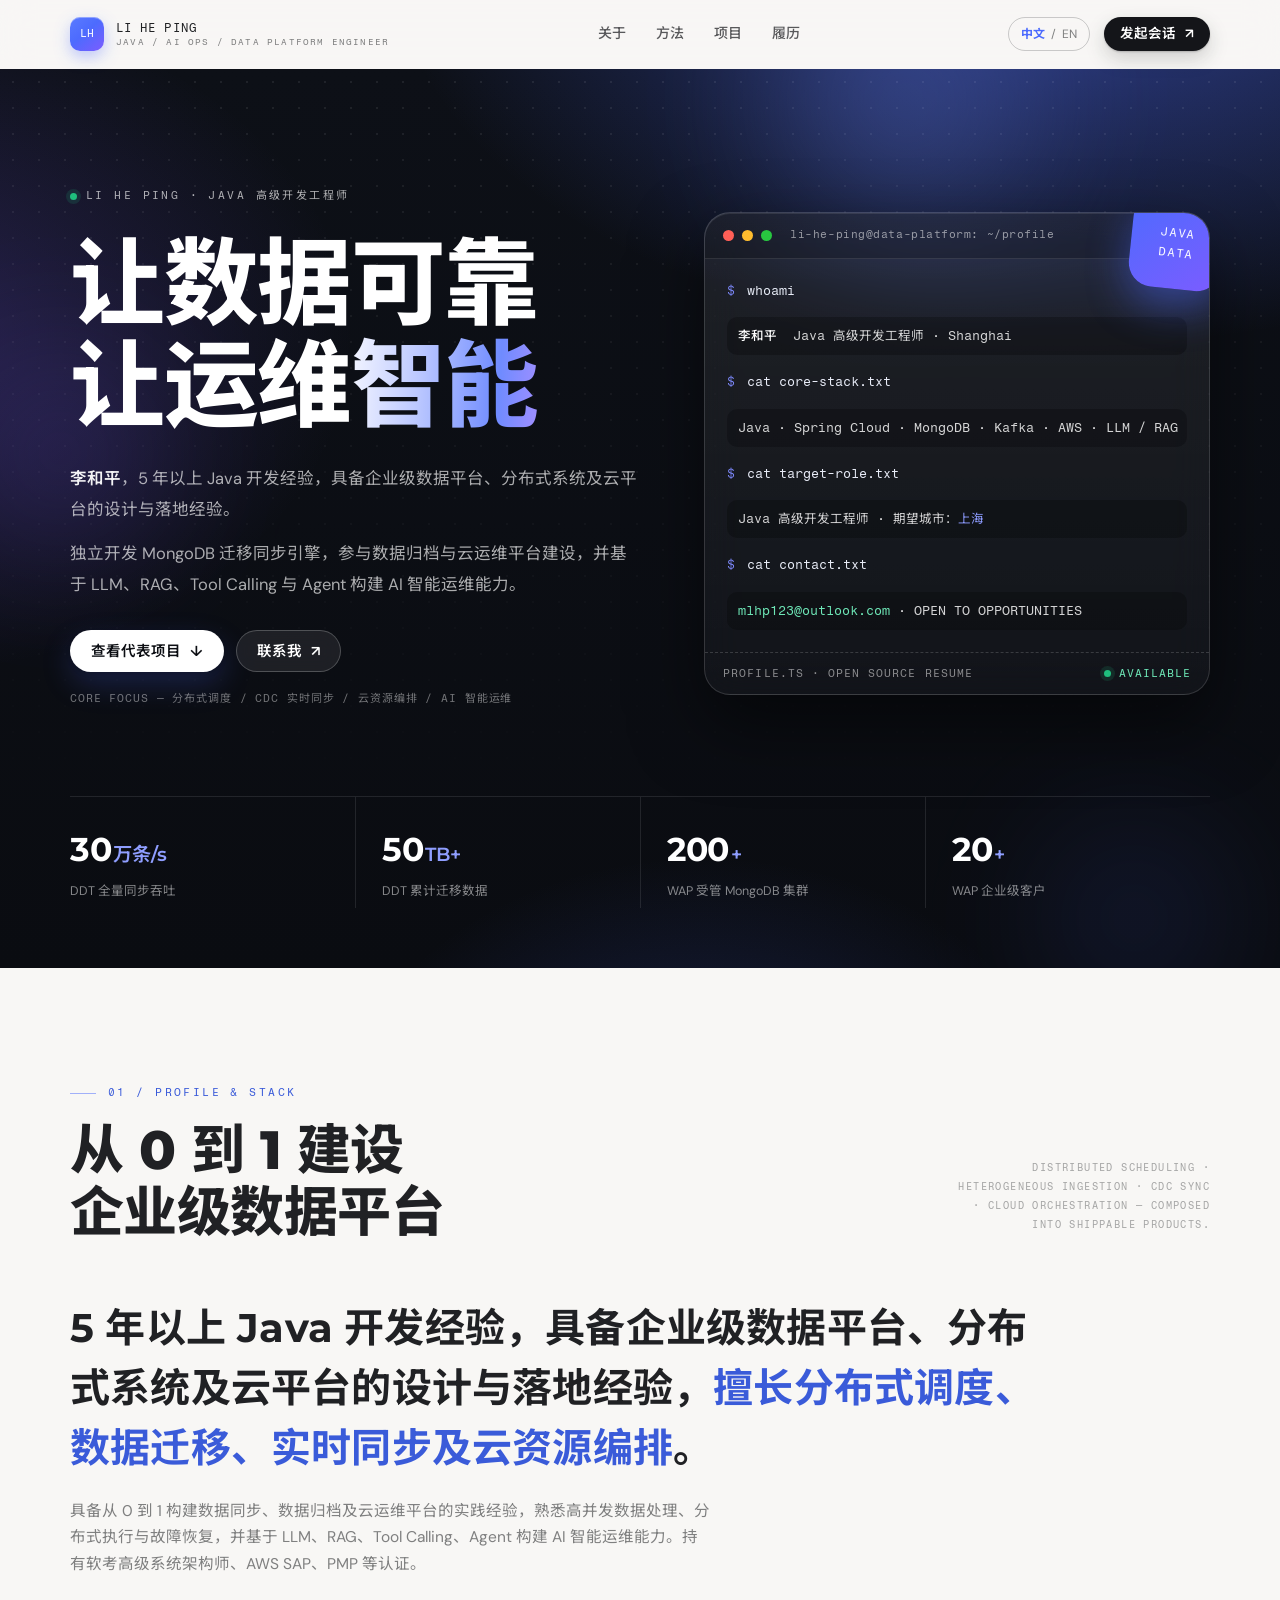
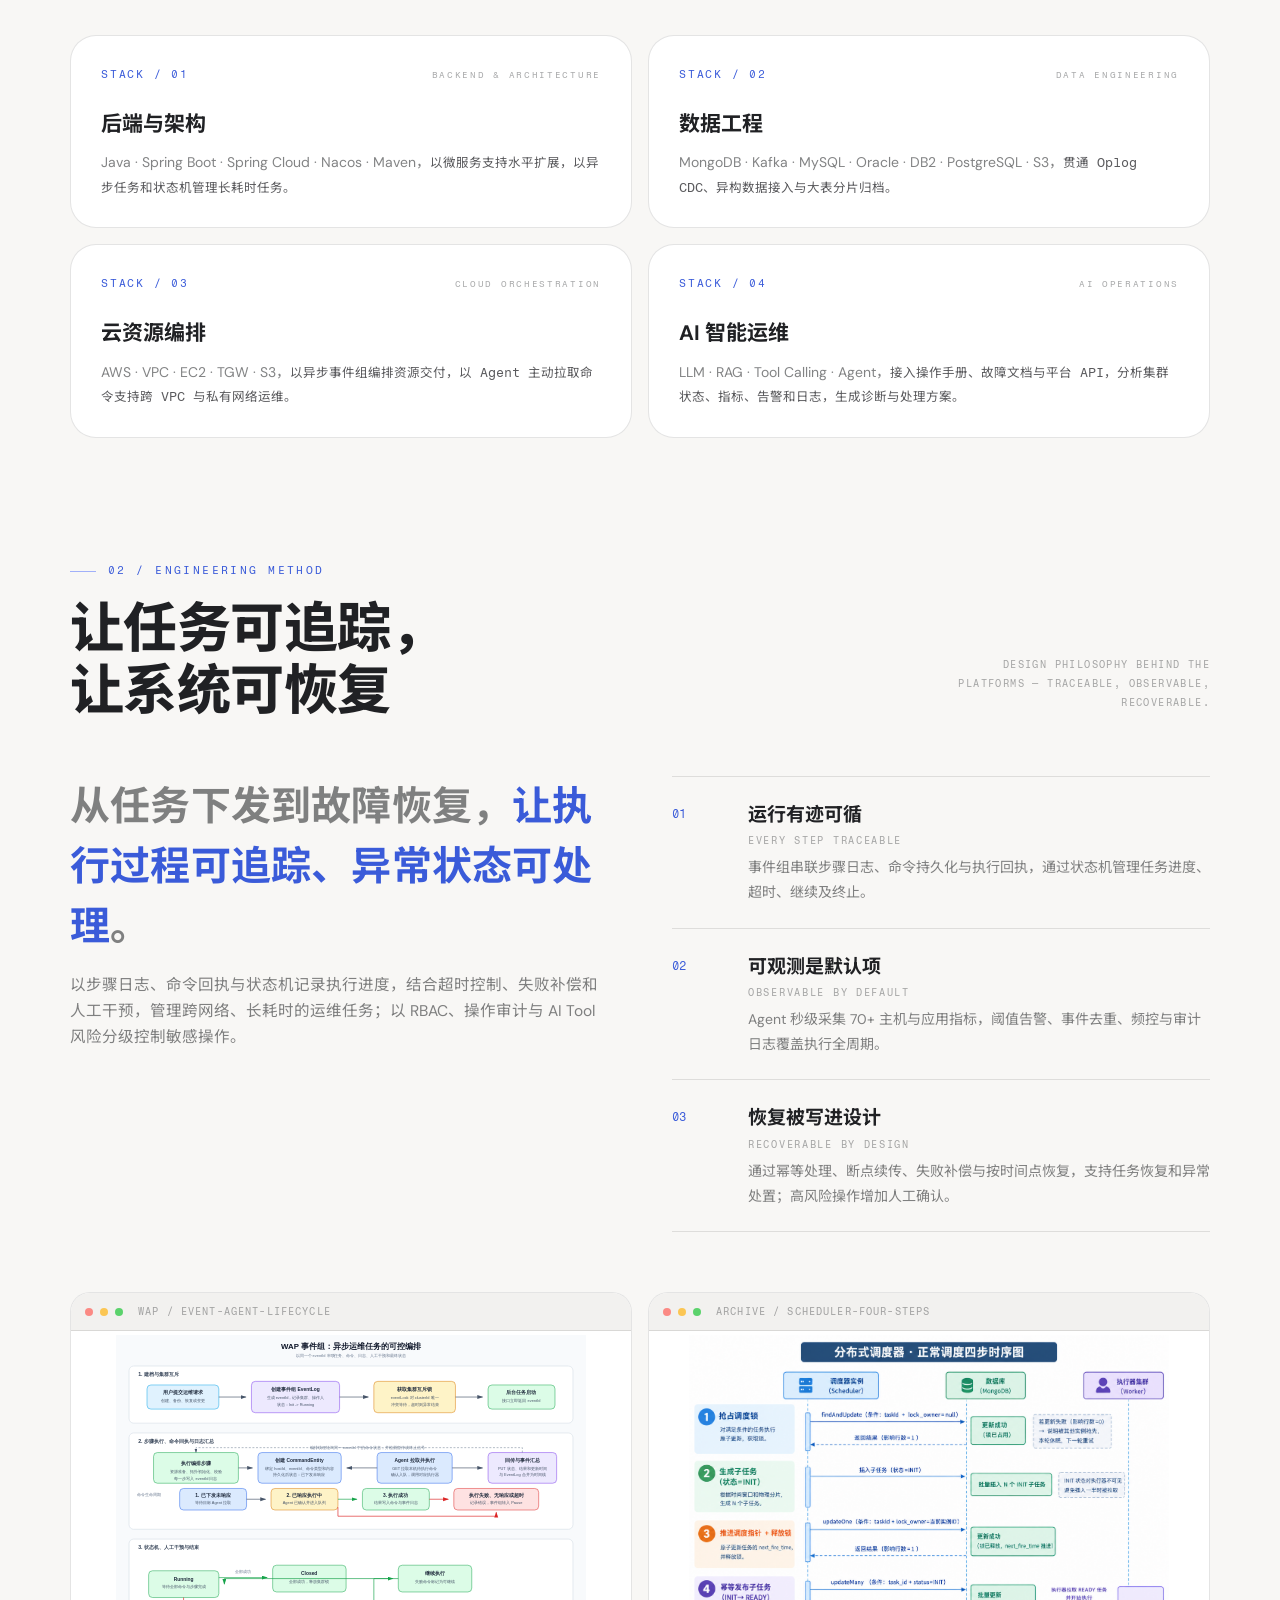
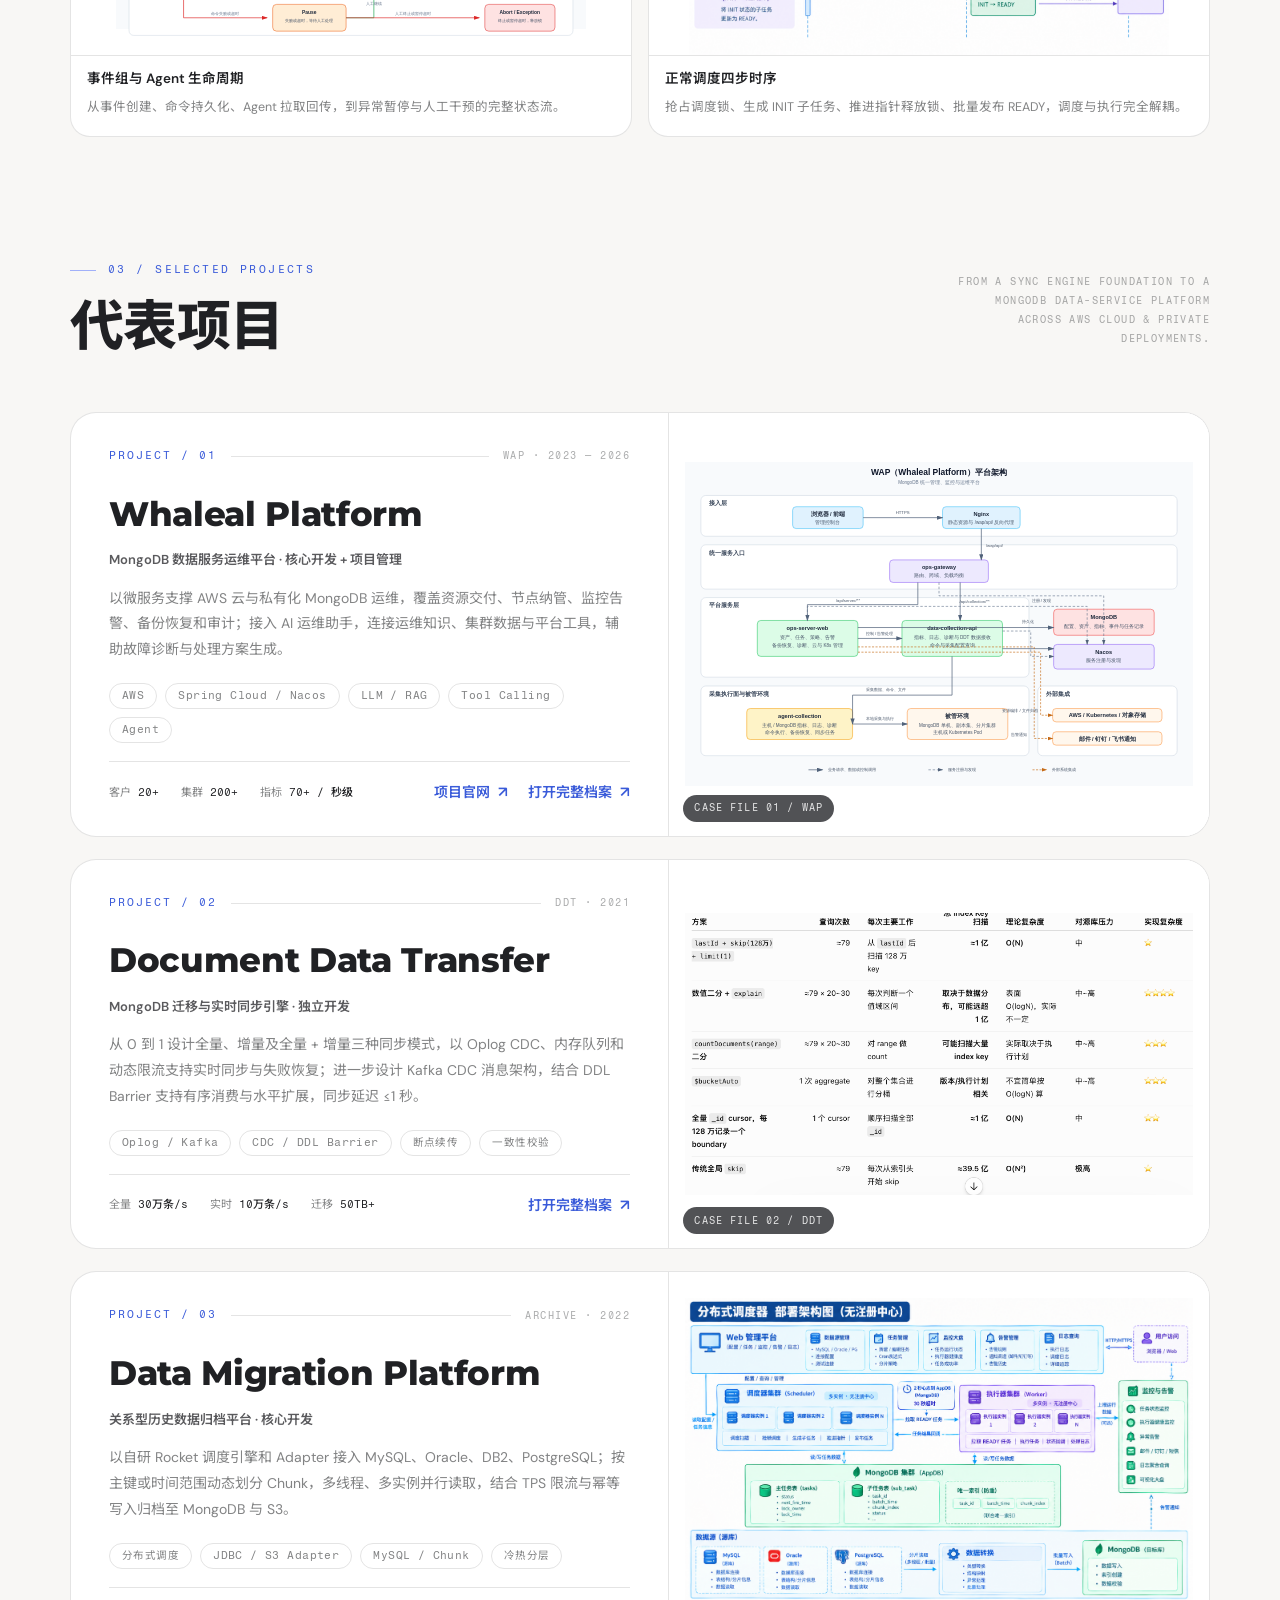
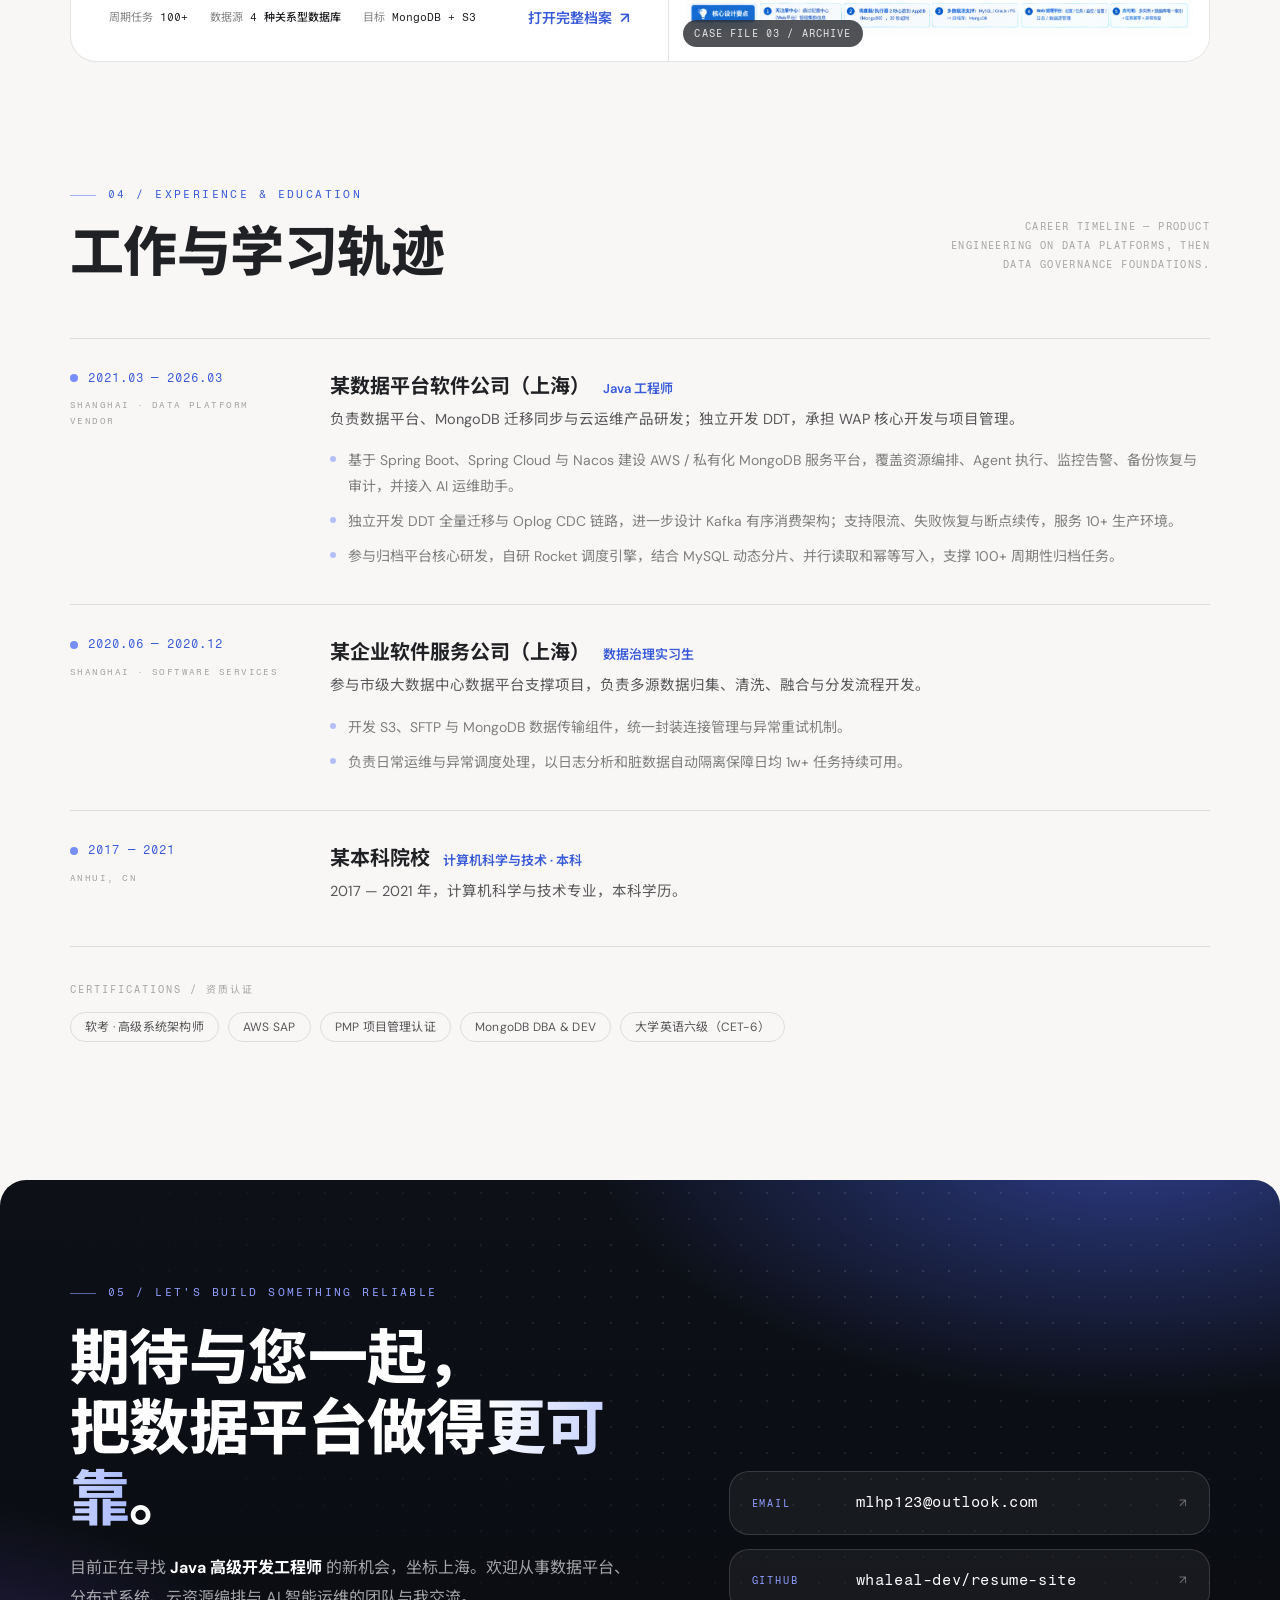
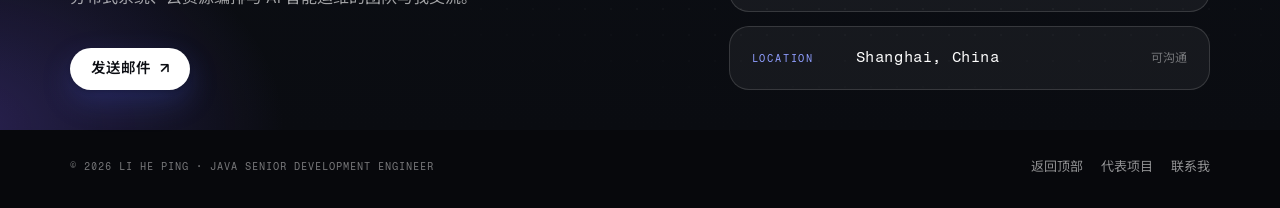
<file: index.html>
<!doctype html>
<html lang="zh-CN">
<head>
  <meta charset="UTF-8">
  <meta name="viewport" content="width=device-width, initial-scale=1.0">
  <meta name="description" content="李和平｜Java 高级开发工程师：5 年以上 Java 开发经验，具备数据同步、分布式归档与云运维平台的设计落地经验，专注 MongoDB、云资源编排与 AI 智能运维。" data-en-content="Li Heping | Senior Java Developer with 5+ years of experience designing and delivering data synchronization, distributed archiving, and cloud operations platforms, focused on MongoDB, cloud resource orchestration, and AI operations.">
  <title data-en="Li Heping · Senior Java Developer">李和平 · Java 高级开发工程师</title>
  <link rel="icon" href="data:image/svg+xml,%3Csvg xmlns='http://www.w3.org/2000/svg' viewBox='0 0 64 64'%3E%3Crect width='64' height='64' rx='16' fill='%234d6bfe'/%3E%3Ctext x='32' y='43' font-family='monospace' font-size='28' fill='white' text-anchor='middle'%3ELH%3C/text%3E%3C/svg%3E">
  <link rel="preconnect" href="https://fonts.googleapis.com">
  <link rel="preconnect" href="https://fonts.gstatic.com" crossorigin>
  <link href="https://fonts.googleapis.com/css2?family=DM+Sans:wght@400;500;600;700&family=Fragment+Mono&family=Montserrat:wght@600;700;800&family=Noto+Sans+SC:wght@400;500;600;700;800;900&display=swap" rel="stylesheet">
  <link rel="stylesheet" href="harness.css?v=20261023-whaleal-1">
</head>
<body>

  <header class="site-header" id="top">
    <div class="container header-inner">
      <a class="brand" href="#top" aria-label="返回顶部" data-en-aria-label="Back to top">
        <span class="brand-mark" aria-hidden="true">LH</span>
        <span class="brand-text"><b>LI HE PING</b><span>JAVA / AI OPS / DATA PLATFORM ENGINEER</span></span>
      </a>
      <nav class="site-nav" aria-label="主导航" data-en-aria-label="Main navigation">
        <a href="#profile" data-en="About">关于</a>
        <a href="#method" data-en="Method">方法</a>
        <a href="#projects" data-en="Projects">项目</a>
        <a href="#experience" data-en="Experience">履历</a>
      </nav>
      <div class="header-right">
        <button class="language-toggle" type="button" aria-label="切换到英文" data-en-aria-label="Switch to Chinese"><span lang="zh-CN">中文</span><span aria-hidden="true">/</span><span lang="en">EN</span></button>
        <a class="btn btn-dark btn-sm" href="mailto:mlhp123@outlook.com" data-en="Get in touch &lt;span aria-hidden=&quot;true&quot;&gt;↗&lt;/span&gt;">发起会话 <span aria-hidden="true">↗</span></a>
      </div>
    </div>
  </header>

  <main>
    <!-- ============ HERO ============ -->
    <section class="hero">
      <div class="hero-orbs" aria-hidden="true"><i></i><i></i><i></i></div>
      <div class="container hero-inner">
        <div class="hero-grid">
          <div>
            <div class="hero-topline">
              <span class="hero-eyebrow" data-en="&lt;span class=&quot;dot dot-green&quot;&gt;&lt;/span&gt; LI HE PING · SENIOR JAVA DEVELOPER"><span class="dot dot-green"></span> LI HE PING · JAVA 高级开发工程师</span>
            </div>
            <h1 data-en="Reliable data&lt;br&gt;&lt;span class=&quot;grad&quot;&gt;Intelligent&lt;/span&gt; operations">让数据可靠<br>让运维<span class="grad">智能</span></h1>
            <div class="hero-copy">
              <p data-en="&lt;strong&gt;Li Heping&lt;/strong&gt;, a Java developer with 5+ years of experience designing and delivering enterprise data platforms, distributed systems, and cloud platforms."><strong>李和平</strong>，5 年以上 Java 开发经验，具备企业级数据平台、分布式系统及云平台的设计与落地经验。</p>
              <p data-en="Independently developed a MongoDB migration and synchronization engine, contributed to data archiving and cloud operations platforms, and built AI operations capabilities with LLMs, RAG, Tool Calling, and agents.">独立开发 MongoDB 迁移同步引擎，参与数据归档与云运维平台建设，并基于 LLM、RAG、Tool Calling 与 Agent 构建 AI 智能运维能力。</p>
            </div>
            <div class="hero-actions">
              <a class="btn btn-white" href="#projects" data-en="Explore projects &lt;span aria-hidden=&quot;true&quot;&gt;↓&lt;/span&gt;">查看代表项目 <span aria-hidden="true">↓</span></a>
              <a class="btn btn-glass" href="mailto:mlhp123@outlook.com" data-en="Contact me &lt;span aria-hidden=&quot;true&quot;&gt;↗&lt;/span&gt;">联系我 <span aria-hidden="true">↗</span></a>
            </div>
            <p class="hero-note" data-en="CORE FOCUS — Distributed scheduling / Real-time CDC / Cloud orchestration / AI operations">CORE FOCUS — 分布式调度 / CDC 实时同步 / 云资源编排 / AI 智能运维</p>
          </div>

          <!-- terminal profile -->
          <div class="terminal" aria-label="工程师档案终端" data-en-aria-label="Engineer profile terminal">
            <div class="terminal-float" aria-hidden="true">JAVA<br>DATA</div>
            <div class="terminal-bar"><i></i><i></i><i></i><span>li-he-ping@data-platform: ~/profile</span></div>
            <div class="terminal-body">
              <div class="t-line"><span class="t-prompt">$</span><span class="t-cmd">whoami</span></div>
              <div class="t-line t-out" data-en="&lt;b&gt;Li Heping&lt;/b&gt;&amp;nbsp;&amp;nbsp;Senior Java Developer · Shanghai"><b>李和平</b>&nbsp;&nbsp;Java 高级开发工程师 · Shanghai</div>
              <div class="t-line"><span class="t-prompt">$</span><span class="t-cmd">cat core-stack.txt</span></div>
              <div class="t-line t-out">Java · Spring Cloud · MongoDB · Kafka · AWS · LLM / RAG</div>
              <div class="t-line"><span class="t-prompt">$</span><span class="t-cmd">cat target-role.txt</span></div>
              <div class="t-line t-out" data-en="Senior Java Developer · Preferred city: &lt;span class=&quot;accent&quot;&gt;Shanghai&lt;/span&gt;">Java 高级开发工程师 · 期望城市：<span class="accent">上海</span></div>
              <div class="t-line"><span class="t-prompt">$</span><span class="t-cmd">cat contact.txt</span></div>
              <div class="t-line t-out"><a href="mailto:mlhp123@outlook.com">mlhp123@outlook.com</a> · OPEN TO OPPORTUNITIES</div>
            </div>
            <div class="terminal-status"><span>PROFILE.TS · OPEN SOURCE RESUME</span><span class="ok"><span class="dot dot-green"></span> AVAILABLE</span></div>
          </div>
        </div>

        <div class="metrics-band">
          <div class="container">
            <div class="metric"><b data-en="300&lt;em&gt;K docs/s&lt;/em&gt;">30<em>万条/s</em></b><span data-en="DDT full-sync throughput">DDT 全量同步吞吐</span></div>
            <div class="metric"><b>50<em>TB+</em></b><span data-en="DDT total data migrated">DDT 累计迁移数据</span></div>
            <div class="metric"><b>200<em>+</em></b><span data-en="WAP managed MongoDB clusters">WAP 受管 MongoDB 集群</span></div>
            <div class="metric"><b>20<em>+</em></b><span data-en="WAP enterprise customers">WAP 企业级客户</span></div>
          </div>
        </div>
      </div>
    </section>

    <!-- ============ 01 PROFILE ============ -->
    <section id="profile" class="sec">
      <div class="container">
        <div class="sec-head reveal">
          <div>
            <span class="sec-index">01 / PROFILE &amp; STACK</span>
            <h2 class="sec-title" data-en="Building enterprise&lt;br&gt;data platforms from scratch">从 0 到 1 建设<br>企业级数据平台</h2>
          </div>
          <p class="sec-en">Distributed scheduling · heterogeneous ingestion · CDC sync · cloud orchestration — composed into shippable products.</p>
        </div>

        <p class="about-statement reveal" data-en="5+ years of Java development experience designing and delivering enterprise data platforms, distributed systems, and cloud platforms, &lt;em&gt;with a focus on distributed scheduling, data migration, real-time synchronization, and cloud resource orchestration&lt;/em&gt;.">5 年以上 Java 开发经验，具备企业级数据平台、分布式系统及云平台的设计与落地经验，<em>擅长分布式调度、数据迁移、实时同步及云资源编排</em>。</p>
        <p class="about-sub reveal" data-en="Hands-on experience building data synchronization, data archiving, and cloud operations platforms from scratch. Experienced in concurrent data processing, distributed execution, and failure recovery, with AI operations capabilities built on LLMs, RAG, Tool Calling, and agents. Certifications include the senior-level System Architect qualification, AWS SAP, and PMP.">具备从 0 到 1 构建数据同步、数据归档及云运维平台的实践经验，熟悉高并发数据处理、分布式执行与故障恢复，并基于 LLM、RAG、Tool Calling、Agent 构建 AI 智能运维能力。持有软考高级系统架构师、AWS SAP、PMP 等认证。</p>

        <div class="skill-grid">
          <article class="skill-card reveal">
            <div class="skill-top"><span class="skill-no">STACK / 01</span><span class="skill-en">Backend &amp; Architecture</span></div>
            <h3 data-en="Backend &amp; Architecture">后端与架构</h3>
            <p data-en="Java · Spring Boot · Spring Cloud · Nacos · Maven. &lt;i&gt;Microservices for horizontal scaling; asynchronous tasks and state machines for long-running jobs.&lt;/i&gt;">Java · Spring Boot · Spring Cloud · Nacos · Maven，<i>以微服务支持水平扩展，以异步任务和状态机管理长耗时任务。</i></p>
          </article>
          <article class="skill-card reveal">
            <div class="skill-top"><span class="skill-no">STACK / 02</span><span class="skill-en">Data Engineering</span></div>
            <h3 data-en="Data Engineering">数据工程</h3>
            <p data-en="MongoDB · Kafka · MySQL · Oracle · DB2 · PostgreSQL · S3. &lt;i&gt;Oplog CDC, heterogeneous data ingestion, and chunk-based archiving of large tables.&lt;/i&gt;">MongoDB · Kafka · MySQL · Oracle · DB2 · PostgreSQL · S3，<i>贯通 Oplog CDC、异构数据接入与大表分片归档。</i></p>
          </article>
          <article class="skill-card reveal">
            <div class="skill-top"><span class="skill-no">STACK / 03</span><span class="skill-en">Cloud Orchestration</span></div>
            <h3 data-en="Cloud Orchestration">云资源编排</h3>
            <p data-en="AWS · VPC · EC2 · TGW · S3. &lt;i&gt;Asynchronous event groups orchestrate resource provisioning; agents pull commands to support operations across VPCs and private networks.&lt;/i&gt;">AWS · VPC · EC2 · TGW · S3，<i>以异步事件组编排资源交付，以 Agent 主动拉取命令支持跨 VPC 与私有网络运维。</i></p>
          </article>
          <article class="skill-card reveal">
            <div class="skill-top"><span class="skill-no">STACK / 04</span><span class="skill-en">AI Operations</span></div>
            <h3 data-en="AI Operations">AI 智能运维</h3>
            <p data-en="LLM · RAG · Tool Calling · Agent. &lt;i&gt;Connect operations manuals, incident documents, and platform APIs to analyze cluster status, metrics, alerts, and logs, and generate diagnoses and remediation plans.&lt;/i&gt;">LLM · RAG · Tool Calling · Agent，<i>接入操作手册、故障文档与平台 API，分析集群状态、指标、告警和日志，生成诊断与处理方案。</i></p>
          </article>
        </div>
      </div>
    </section>

    <!-- ============ 02 METHOD ============ -->
    <section id="method" class="sec">
      <div class="container">
        <div class="sec-head reveal">
          <div>
            <span class="sec-index">02 / ENGINEERING METHOD</span>
            <h2 class="sec-title" data-en="Traceable tasks.&lt;br&gt;Recoverable systems.">让任务可追踪，<br>让系统可恢复</h2>
          </div>
          <p class="sec-en">Design philosophy behind the platforms — traceable, observable, recoverable.</p>
        </div>

        <div class="method-intro">
          <div class="method-copy">
            <p class="about-statement reveal" data-en="From task dispatch to failure recovery, &lt;em&gt;keep execution traceable and exceptions manageable&lt;/em&gt;.">从任务下发到故障恢复，<em>让执行过程可追踪、异常状态可处理</em>。</p>
            <p class="reveal" data-en="Track execution with step logs, command acknowledgments, and state machines. Manage long-running operations across networks with timeouts, failure compensation, and human intervention. Control sensitive operations through RBAC, operation audits, and risk classification for AI tools.">以步骤日志、命令回执与状态机记录执行进度，结合超时控制、失败补偿和人工干预，管理跨网络、长耗时的运维任务；以 RBAC、操作审计与 AI Tool 风险分级控制敏感操作。</p>
          </div>
          <div class="method-steps reveal">
            <div class="method-step">
              <span class="n">01</span>
              <div><h3 data-en="Traceable execution&lt;small&gt;Every step traceable&lt;/small&gt;">运行有迹可循<small>Every step traceable</small></h3><p data-en="Event groups connect step logs, persisted commands, and execution acknowledgments. State machines manage task progress, timeouts, resumption, and termination.">事件组串联步骤日志、命令持久化与执行回执，通过状态机管理任务进度、超时、继续及终止。</p></div>
            </div>
            <div class="method-step">
              <span class="n">02</span>
              <div><h3 data-en="Built-in observability&lt;small&gt;Observable by default&lt;/small&gt;">可观测是默认项<small>Observable by default</small></h3><p data-en="Agents collect 70+ host and application metrics at second-level intervals. Threshold alerts, event deduplication, rate controls, and audit logs cover the full execution lifecycle.">Agent 秒级采集 70+ 主机与应用指标，阈值告警、事件去重、频控与审计日志覆盖执行全周期。</p></div>
            </div>
            <div class="method-step">
              <span class="n">03</span>
              <div><h3 data-en="Recovery by design&lt;small&gt;Recoverable by design&lt;/small&gt;">恢复被写进设计<small>Recoverable by design</small></h3><p data-en="Idempotent processing, checkpoint-based resumption, failure compensation, and point-in-time recovery support task recovery and incident handling. High-risk operations require human confirmation.">通过幂等处理、断点续传、失败补偿与按时间点恢复，支持任务恢复和异常处置；高风险操作增加人工确认。</p></div>
            </div>
          </div>
        </div>

        <div class="method-figs reveal">
          <a class="fig-card" href="project.html?id=wap" aria-label="WAP 事件组与 Agent 生命周期图，进入项目档案" data-en-aria-label="WAP event group and agent lifecycle diagram; open project details">
            <div class="fig-bar"><i></i><i></i><i></i><span>wap / event-agent-lifecycle</span></div>
            <div class="fig-frame"><img src="assets/wap/event-group.svg" alt="WAP 事件组与 Agent 命令生命周期图" data-en-alt="WAP event group and agent command lifecycle diagram" loading="lazy"></div>
            <div class="fig-cap"><b data-en="Event group and agent lifecycle">事件组与 Agent 生命周期</b><span data-en="The full state flow: event creation, command persistence, agent polling and reporting, exception suspension, and human intervention.">从事件创建、命令持久化、Agent 拉取回传，到异常暂停与人工干预的完整状态流。</span></div>
          </a>
          <a class="fig-card" href="project.html?id=archive" aria-label="归档平台调度四步时序图，进入项目档案" data-en-aria-label="Archiving platform four-step scheduling sequence diagram; open project details">
            <div class="fig-bar"><i></i><i></i><i></i><span>archive / scheduler-four-steps</span></div>
            <div class="fig-frame"><img src="assets/archive/image3.png" alt="数据归档平台正常调度四步时序图" data-en-alt="Data archiving platform four-step normal scheduling sequence diagram" loading="lazy"></div>
            <div class="fig-cap"><b data-en="Four-step scheduling sequence">正常调度四步时序</b><span data-en="Acquire the scheduling lock, create INIT subtasks, advance the cursor and release the lock, then batch-publish READY tasks. Scheduling and execution are fully decoupled.">抢占调度锁、生成 INIT 子任务、推进指针释放锁、批量发布 READY，调度与执行完全解耦。</span></div>
          </a>
        </div>
      </div>
    </section>

    <!-- ============ 03 PROJECTS ============ -->
    <section id="projects" class="sec">
      <div class="container">
        <div class="sec-head reveal">
          <div>
            <span class="sec-index">03 / SELECTED PROJECTS</span>
            <h2 class="sec-title" data-en="Selected projects">代表项目</h2>
          </div>
          <p class="sec-en">From a sync engine foundation to a MongoDB data-service platform across AWS cloud &amp; private deployments.</p>
        </div>

        <article class="project-card reveal" data-href="project.html?id=wap">
          <div class="pc-main">
            <div class="pc-index"><span class="num">PROJECT / 01</span><span class="rule"></span><span class="pc-code">WAP · 2023 — 2026</span></div>
            <h3 class="pc-title">Whaleal Platform</h3>
            <p class="pc-zh" data-en="MongoDB data services and operations platform · Core development + project management">MongoDB 数据服务运维平台 · 核心开发 + 项目管理</p>
            <p class="pc-lead" data-en="Microservices support MongoDB operations on AWS and private deployments, covering resource provisioning, node management, monitoring and alerts, backup and recovery, and auditing. An AI operations assistant connects operational knowledge, cluster data, and platform tools to assist with diagnosis and remediation planning.">以微服务支撑 AWS 云与私有化 MongoDB 运维，覆盖资源交付、节点纳管、监控告警、备份恢复和审计；接入 AI 运维助手，连接运维知识、集群数据与平台工具，辅助故障诊断与处理方案生成。</p>
            <div class="pc-tags">
              <span class="chip chip-tag">AWS</span>
              <span class="chip chip-tag">Spring Cloud / Nacos</span>
              <span class="chip chip-tag">LLM / RAG</span>
              <span class="chip chip-tag">Tool Calling</span>
              <span class="chip chip-tag">Agent</span>
            </div>
            <div class="pc-foot">
              <div class="pc-stats"><span data-en="Customers &lt;b&gt;20+&lt;/b&gt;">客户 <b>20+</b></span><span data-en="Clusters &lt;b&gt;200+&lt;/b&gt;">集群 <b>200+</b></span><span data-en="Metrics &lt;b&gt;70+ / second-level&lt;/b&gt;">指标 <b>70+ / 秒级</b></span></div>
              <div class="pc-actions">
                <a class="pc-go" href="https://www.whaleal.io/" target="_blank" rel="noreferrer" data-en="Official website &lt;span class=&quot;arr&quot; aria-hidden=&quot;true&quot;&gt;↗&lt;/span&gt;">项目官网 <span class="arr" aria-hidden="true">↗</span></a>
                <a class="pc-go" href="project.html?id=wap" data-en="View project details &lt;span class=&quot;arr&quot; aria-hidden=&quot;true&quot;&gt;↗&lt;/span&gt;">打开完整档案 <span class="arr" aria-hidden="true">↗</span></a>
              </div>
            </div>
          </div>
          <a class="pc-figure" href="project.html?id=wap" tabindex="-1" aria-hidden="true">
            <img src="assets/wap/infra.svg" alt="Whaleal Platform 平台整体入口与服务路由" data-en-alt="Whaleal Platform entry points and service routing" loading="lazy">
            <span class="fig-tag">CASE FILE 01 / WAP</span>
          </a>
        </article>

        <article class="project-card reveal" data-href="project.html?id=ddt">
          <div class="pc-main">
            <div class="pc-index"><span class="num">PROJECT / 02</span><span class="rule"></span><span class="pc-code">DDT · 2021</span></div>
            <h3 class="pc-title">Document Data Transfer</h3>
            <p class="pc-zh" data-en="MongoDB migration and real-time synchronization engine · Independently developed">MongoDB 迁移与实时同步引擎 · 独立开发</p>
            <p class="pc-lead" data-en="Designed full, incremental, and full + incremental synchronization modes from scratch. Oplog CDC, in-memory queues, and dynamic rate limiting support real-time synchronization and failure recovery. Further designed a Kafka CDC messaging architecture with a DDL Barrier for ordered consumption and horizontal scaling, with synchronization latency ≤1 second.">从 0 到 1 设计全量、增量及全量 + 增量三种同步模式，以 Oplog CDC、内存队列和动态限流支持实时同步与失败恢复；进一步设计 Kafka CDC 消息架构，结合 DDL Barrier 支持有序消费与水平扩展，同步延迟 ≤1 秒。</p>
            <div class="pc-tags">
              <span class="chip chip-tag">Oplog / Kafka</span>
              <span class="chip chip-tag">CDC / DDL Barrier</span>
              <span class="chip chip-tag" data-en="Checkpoint resumption">断点续传</span>
              <span class="chip chip-tag" data-en="Consistency validation">一致性校验</span>
            </div>
            <div class="pc-foot">
              <div class="pc-stats"><span data-en="Full sync &lt;b&gt;300K docs/s&lt;/b&gt;">全量 <b>30万条/s</b></span><span data-en="Real-time &lt;b&gt;100K docs/s&lt;/b&gt;">实时 <b>10万条/s</b></span><span data-en="Migrated &lt;b&gt;50TB+&lt;/b&gt;">迁移 <b>50TB+</b></span></div>
              <a class="pc-go" href="project.html?id=ddt" data-en="View project details &lt;span class=&quot;arr&quot; aria-hidden=&quot;true&quot;&gt;↗&lt;/span&gt;">打开完整档案 <span class="arr" aria-hidden="true">↗</span></a>
            </div>
          </div>
          <a class="pc-figure" href="project.html?id=ddt" tabindex="-1" aria-hidden="true">
            <img src="assets/ddt/image3.png" alt="DDT 分片边界查询策略对比" data-en-alt="DDT comparison of chunk boundary query strategies" loading="lazy">
            <span class="fig-tag">CASE FILE 02 / DDT</span>
          </a>
        </article>

        <article class="project-card reveal" data-href="project.html?id=archive">
          <div class="pc-main">
            <div class="pc-index"><span class="num">PROJECT / 03</span><span class="rule"></span><span class="pc-code">ARCHIVE · 2022</span></div>
            <h3 class="pc-title">Data Migration Platform</h3>
            <p class="pc-zh" data-en="Historical relational data archiving platform · Core development">关系型历史数据归档平台 · 核心开发</p>
            <p class="pc-lead" data-en="The custom Rocket scheduling engine and adapters connect MySQL, Oracle, DB2, and PostgreSQL. Data is dynamically divided into chunks by primary key or time range and read in parallel across threads and instances, then archived to MongoDB and S3 with TPS rate limiting and idempotent writes.">以自研 Rocket 调度引擎和 Adapter 接入 MySQL、Oracle、DB2、PostgreSQL；按主键或时间范围动态划分 Chunk，多线程、多实例并行读取，结合 TPS 限流与幂等写入归档至 MongoDB 与 S3。</p>
            <div class="pc-tags">
              <span class="chip chip-tag" data-en="Distributed scheduling">分布式调度</span>
              <span class="chip chip-tag">JDBC / S3 Adapter</span>
              <span class="chip chip-tag">MySQL / Chunk</span>
              <span class="chip chip-tag" data-en="Hot/cold data tiering">冷热分层</span>
            </div>
            <div class="pc-foot">
              <div class="pc-stats"><span data-en="Recurring tasks &lt;b&gt;100+&lt;/b&gt;">周期任务 <b>100+</b></span><span data-en="Sources &lt;b&gt;4 relational databases&lt;/b&gt;">数据源 <b>4 种关系型数据库</b></span><span data-en="Targets &lt;b&gt;MongoDB + S3&lt;/b&gt;">目标 <b>MongoDB + S3</b></span></div>
              <a class="pc-go" href="project.html?id=archive" data-en="View project details &lt;span class=&quot;arr&quot; aria-hidden=&quot;true&quot;&gt;↗&lt;/span&gt;">打开完整档案 <span class="arr" aria-hidden="true">↗</span></a>
            </div>
          </div>
          <a class="pc-figure" href="project.html?id=archive" tabindex="-1" aria-hidden="true">
            <img src="assets/archive/image1.png" alt="数据归档平台分布式调度器部署架构图" data-en-alt="Data archiving platform distributed scheduler deployment architecture" loading="lazy">
            <span class="fig-tag">CASE FILE 03 / ARCHIVE</span>
          </a>
        </article>
      </div>
    </section>

    <!-- ============ 04 EXPERIENCE ============ -->
    <section id="experience" class="sec">
      <div class="container">
        <div class="sec-head reveal">
          <div>
            <span class="sec-index">04 / EXPERIENCE &amp; EDUCATION</span>
            <h2 class="sec-title" data-en="Experience &amp; education">工作与学习轨迹</h2>
          </div>
          <p class="sec-en">Career timeline — product engineering on data platforms, then data governance foundations.</p>
        </div>

        <div class="timeline">
          <div class="timeline-row reveal">
            <div class="tl-date">
              <time>2021.03 — 2026.03</time>
              <span class="where">Shanghai · Data Platform Vendor</span>
            </div>
            <div class="tl-body">
              <h3 data-en="Data Platform Software Company (Shanghai) &lt;small&gt;Java Developer&lt;/small&gt;">某数据平台软件公司（上海） <small>Java 工程师</small></h3>
              <p data-en="Developed data platform, MongoDB migration and synchronization, and cloud operations products. Independently developed DDT and took responsibility for core development and project management of WAP.">负责数据平台、MongoDB 迁移同步与云运维产品研发；独立开发 DDT，承担 WAP 核心开发与项目管理。</p>
              <ul>
                <li data-en="Built an AWS / privately deployed MongoDB services platform with Spring Boot, Spring Cloud, and Nacos, covering resource orchestration, agent execution, monitoring and alerts, backup and recovery, and auditing, with an integrated AI operations assistant.">基于 Spring Boot、Spring Cloud 与 Nacos 建设 AWS / 私有化 MongoDB 服务平台，覆盖资源编排、Agent 执行、监控告警、备份恢复与审计，并接入 AI 运维助手。</li>
                <li data-en="Independently developed DDT full migration and Oplog CDC pipelines, then designed a Kafka architecture for ordered consumption. Supported rate limiting, failure recovery, and checkpoint-based resumption across 10+ production environments.">独立开发 DDT 全量迁移与 Oplog CDC 链路，进一步设计 Kafka 有序消费架构；支持限流、失败恢复与断点续传，服务 10+ 生产环境。</li>
                <li data-en="Contributed to core archiving platform development and built the Rocket scheduling engine, combining dynamic MySQL chunking, parallel reads, and idempotent writes to support 100+ recurring archiving tasks.">参与归档平台核心研发，自研 Rocket 调度引擎，结合 MySQL 动态分片、并行读取和幂等写入，支撑 100+ 周期性归档任务。</li>
              </ul>
            </div>
          </div>

          <div class="timeline-row reveal">
            <div class="tl-date">
              <time>2020.06 — 2020.12</time>
              <span class="where">Shanghai · Software Services</span>
            </div>
            <div class="tl-body">
              <h3 data-en="Enterprise Software Services Company (Shanghai) &lt;small&gt;Data Governance Intern&lt;/small&gt;">某企业软件服务公司（上海） <small>数据治理实习生</small></h3>
              <p data-en="Contributed to a data platform support project for a municipal big data center, developing multi-source data collection, cleansing, integration, and distribution workflows.">参与市级大数据中心数据平台支撑项目，负责多源数据归集、清洗、融合与分发流程开发。</p>
              <ul>
                <li data-en="Developed S3, SFTP, and MongoDB data transfer components with unified connection management and error retries.">开发 S3、SFTP 与 MongoDB 数据传输组件，统一封装连接管理与异常重试机制。</li>
                <li data-en="Handled daily operations and scheduling exceptions, using log analysis and automatic isolation of invalid data to keep 10K+ daily tasks running.">负责日常运维与异常调度处理，以日志分析和脏数据自动隔离保障日均 1w+ 任务持续可用。</li>
              </ul>
            </div>
          </div>

          <div class="timeline-row reveal">
            <div class="tl-date">
              <time>2017 — 2021</time>
              <span class="where">Anhui, CN</span>
            </div>
            <div class="tl-body">
              <h3 data-en="University &lt;small&gt;Computer Science and Technology · Bachelor’s Degree&lt;/small&gt;">某本科院校 <small>计算机科学与技术 · 本科</small></h3>
              <p data-en="2017 — 2021, Bachelor’s degree in Computer Science and Technology.">2017 — 2021 年，计算机科学与技术专业，本科学历。</p>
            </div>
          </div>
        </div>

        <div class="certs reveal">
          <p class="certs-label" data-en="Certifications">Certifications / 资质认证</p>
          <div class="cert-list">
            <span class="chip chip-tag" data-en="System Architect · Senior-level Qualification">软考 · 高级系统架构师</span>
            <span class="chip chip-tag">AWS SAP</span>
            <span class="chip chip-tag" data-en="Project Management Professional (PMP)">PMP 项目管理认证</span>
            <span class="chip chip-tag">MongoDB DBA &amp; DEV</span>
            <span class="chip chip-tag" data-en="College English Test Band 6 (CET-6)">大学英语六级（CET-6）</span>
          </div>
        </div>
      </div>
    </section>
  </main>

  <!-- ============ CONTACT ============ -->
  <section id="contact" class="contact">
    <div class="contact-inner">
      <div class="container">
        <div class="contact-grid">
          <div class="reveal">
            <span class="contact-index">05 / LET'S BUILD SOMETHING RELIABLE</span>
            <h2 data-en="Let’s build&lt;br&gt;&lt;span class=&quot;grad&quot;&gt;more reliable&lt;/span&gt; data platforms.">期待与您一起，<br>把数据平台做得<span class="grad">更可靠</span>。</h2>
            <p data-en="Seeking a &lt;strong style=&quot;color:#fff&quot;&gt;Senior Java Developer&lt;/strong&gt; role in Shanghai. Open to conversations with teams working on data platforms, distributed systems, cloud resource orchestration, and AI operations.">目前正在寻找 <strong style="color:#fff">Java 高级开发工程师</strong> 的新机会，坐标上海。欢迎从事数据平台、分布式系统、云资源编排与 AI 智能运维的团队与我交流。</p>
            <div class="contact-actions">
              <a class="btn btn-white" href="mailto:mlhp123@outlook.com" data-en="Send email &lt;span aria-hidden=&quot;true&quot;&gt;↗&lt;/span&gt;">发送邮件 <span aria-hidden="true">↗</span></a>
            </div>
          </div>
          <div class="contact-links reveal">
            <a class="contact-link" href="mailto:mlhp123@outlook.com">
              <span class="k">Email</span><b>mlhp123@outlook.com</b><small>↗</small>
            </a>
            <a class="contact-link" href="https://github.com/whaleal-dev/resume-site" target="_blank" rel="noreferrer">
              <span class="k">GitHub</span><b>whaleal-dev/resume-site</b><small>↗</small>
            </a>
            <span class="contact-link">
              <span class="k">Location</span><b>Shanghai, China</b><small data-en="Let’s talk">可沟通</small>
            </span>
          </div>
        </div>
      </div>
    </div>
    <footer class="site-footer">
      <div class="container">
        <small>© 2026 LI HE PING · JAVA SENIOR DEVELOPMENT ENGINEER</small>
        <nav aria-label="页脚导航" data-en-aria-label="Footer navigation">
          <a href="#top" data-en="Back to top">返回顶部</a>
          <a href="#projects" data-en="Selected projects">代表项目</a>
          <a href="mailto:mlhp123@outlook.com" data-en="Contact me">联系我</a>
        </nav>
      </div>
    </footer>
  </section>

  <script src="harness.js?v=20261023-whaleal-1"></script>
</body>
</html>
</file>
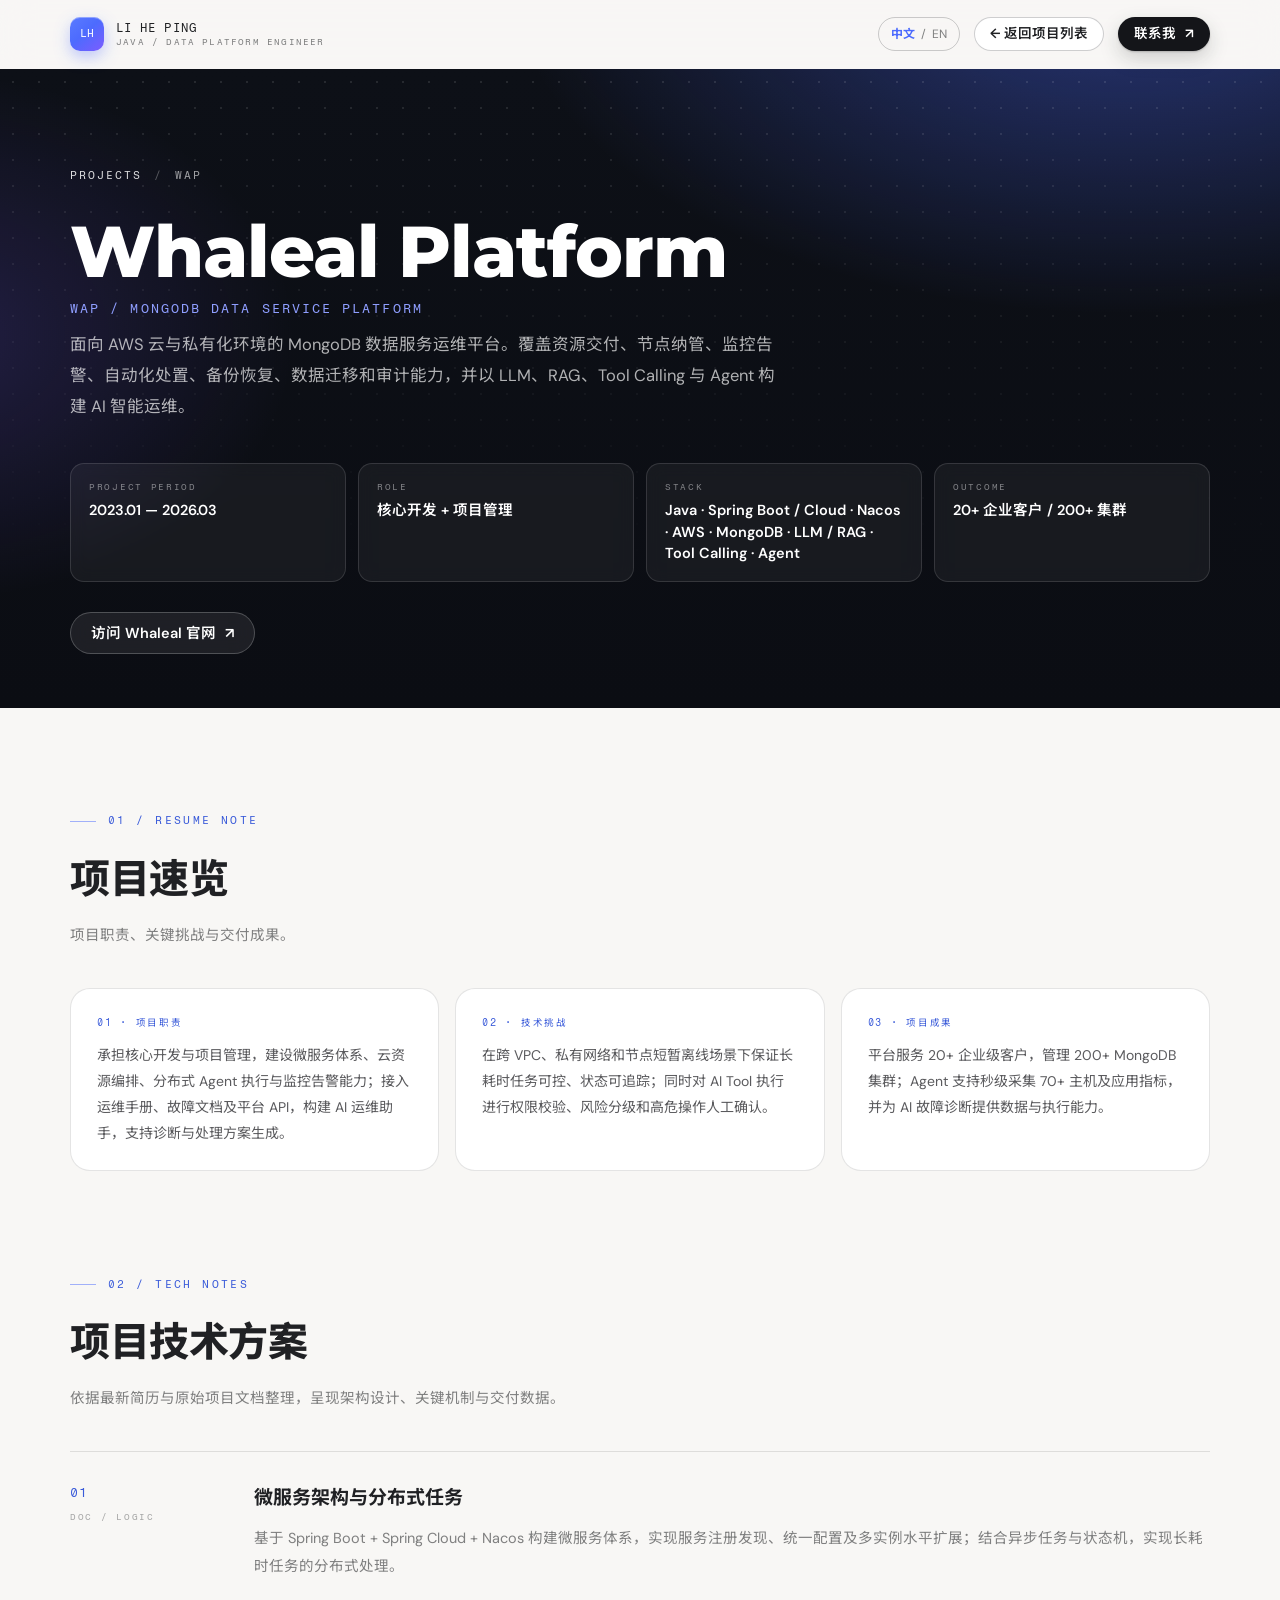
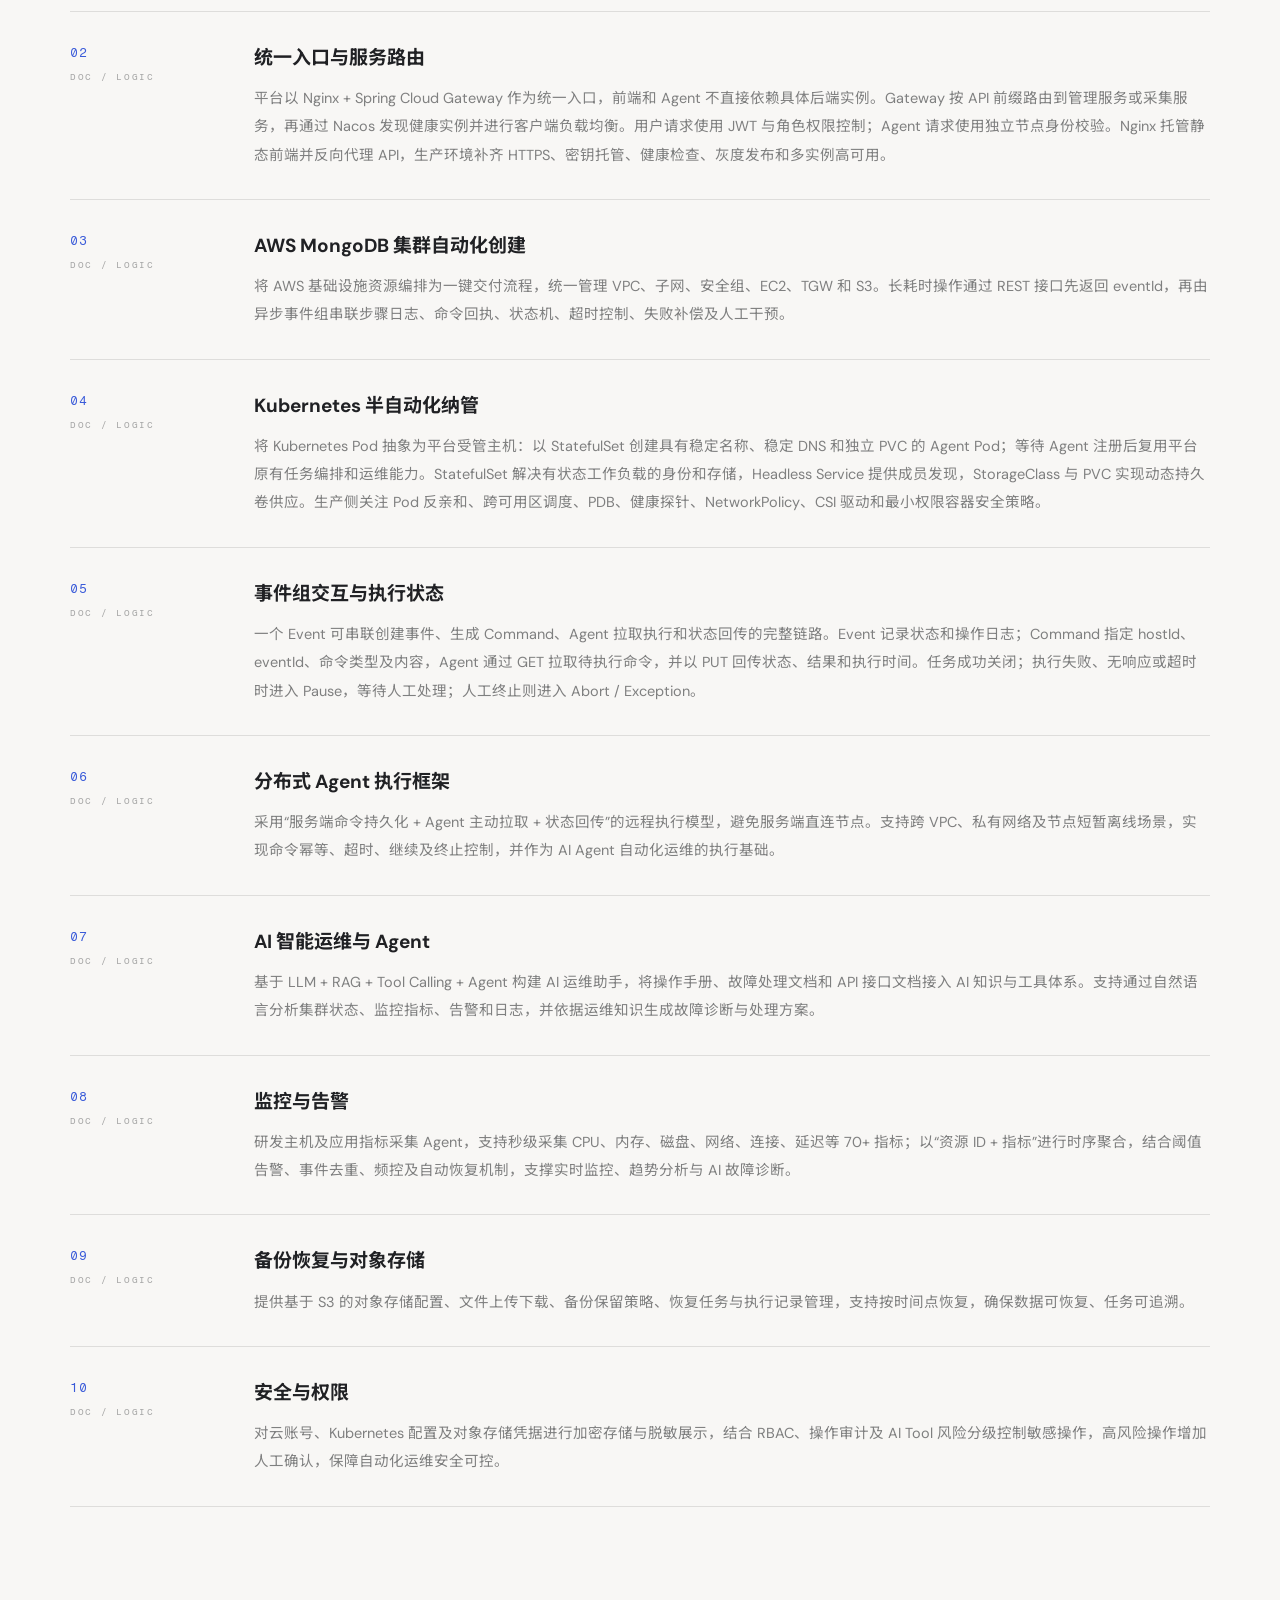
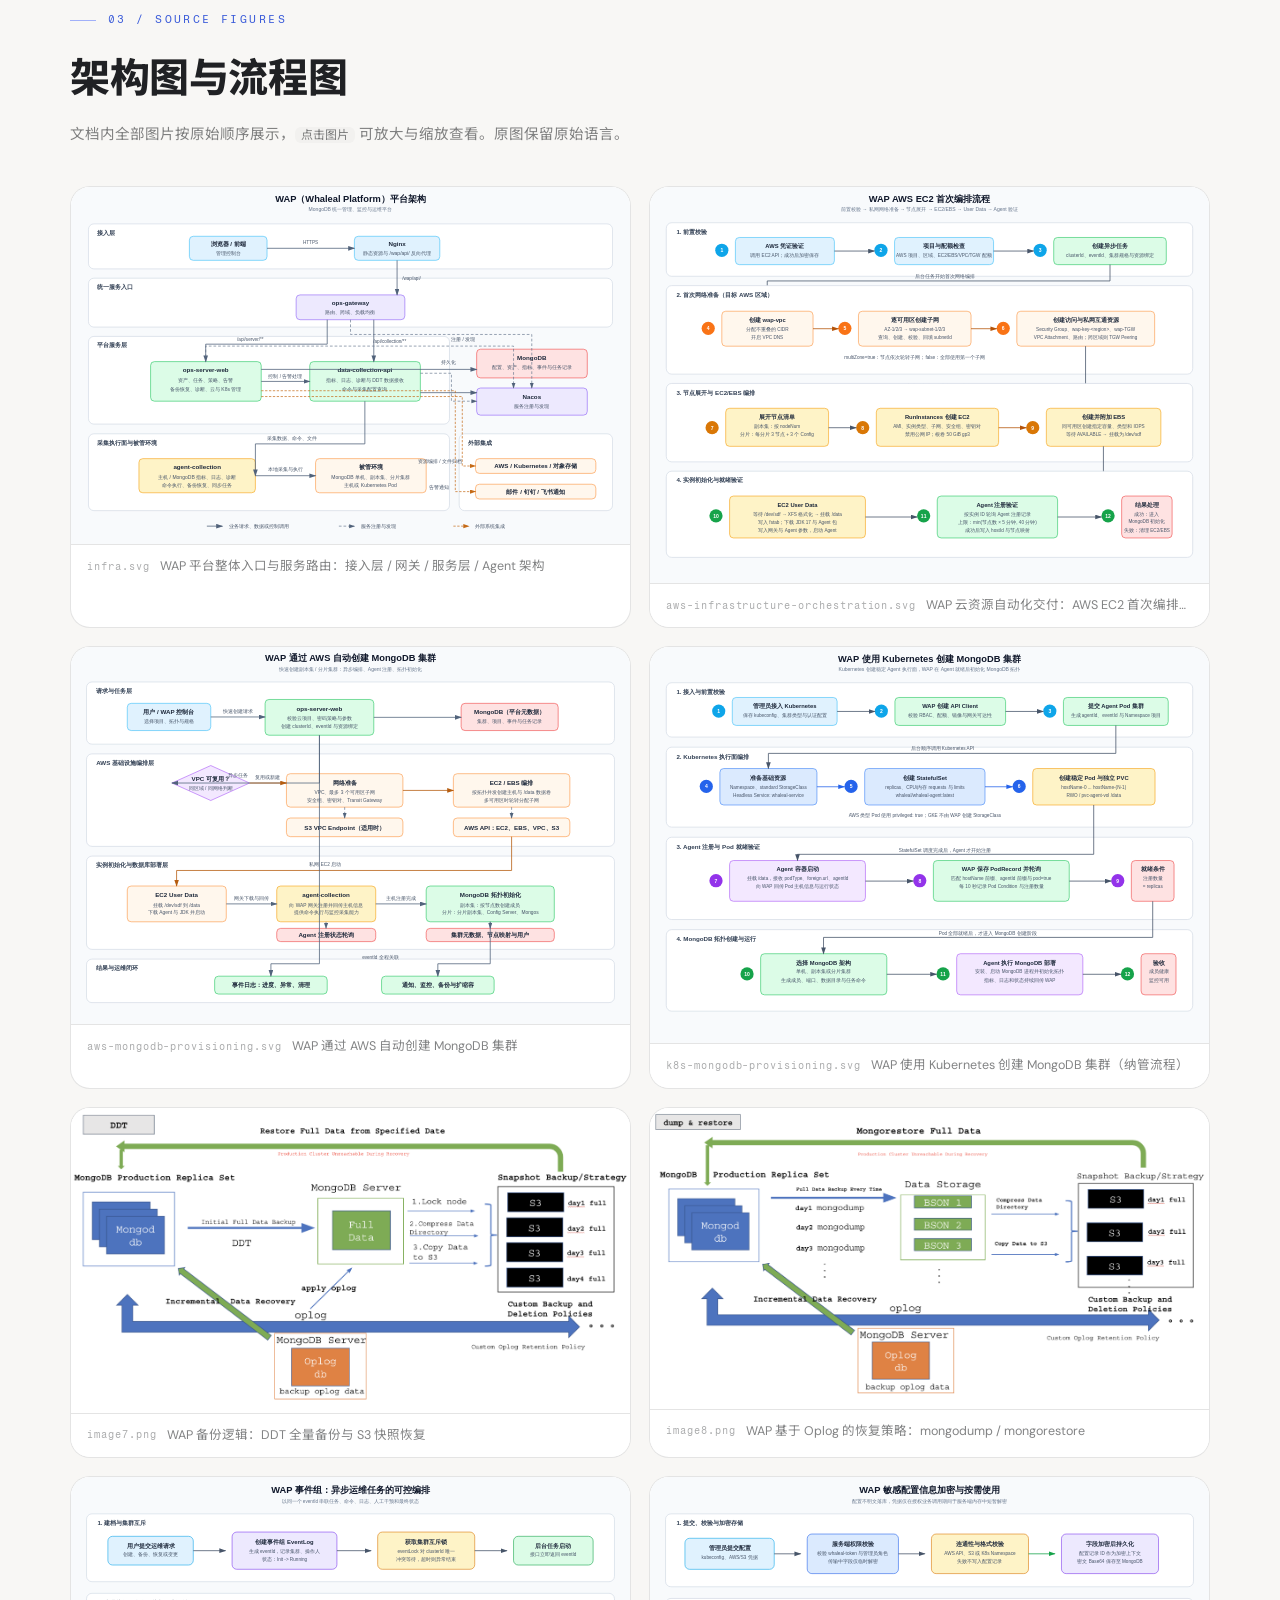
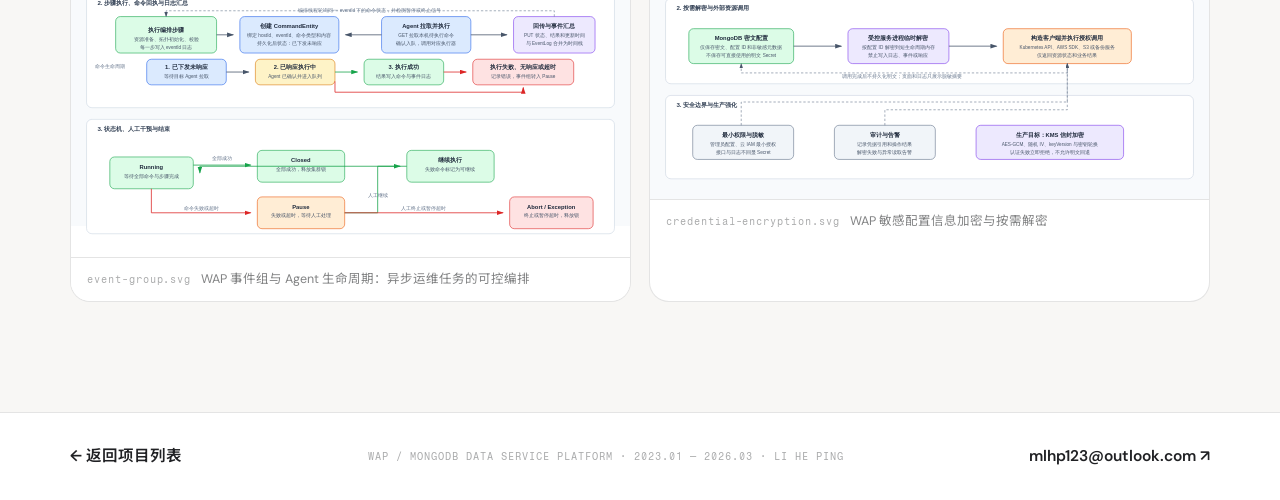
<file: project.html>
<!doctype html>
<html lang="zh-CN">
<head>
  <meta charset="UTF-8">
  <meta name="viewport" content="width=device-width, initial-scale=1.0">
  <meta name="description" content="李和平 · 项目档案" data-en-content="Project case studies by Li Heping">
  <title data-en="Project Case Studies · Li Heping">项目档案 · 李和平</title>
  <link rel="icon" href="data:image/svg+xml,%3Csvg xmlns='http://www.w3.org/2000/svg' viewBox='0 0 64 64'%3E%3Crect width='64' height='64' rx='16' fill='%234d6bfe'/%3E%3Ctext x='32' y='43' font-family='monospace' font-size='28' fill='white' text-anchor='middle'%3ELH%3C/text%3E%3C/svg%3E">
  <link rel="preconnect" href="https://fonts.googleapis.com">
  <link rel="preconnect" href="https://fonts.gstatic.com" crossorigin>
  <link href="https://fonts.googleapis.com/css2?family=DM+Sans:wght@400;500;600;700&family=Fragment+Mono&family=Montserrat:wght@600;700;800&family=Noto+Sans+SC:wght@400;500;600;700;800;900&display=swap" rel="stylesheet">
  <link rel="stylesheet" href="harness.css?v=20261023-whaleal-1">
</head>
<body class="case-page">
  <header class="site-header">
    <div class="container header-inner">
      <a class="brand" href="index.html" aria-label="返回首页" data-en-aria-label="Back to home">
        <span class="brand-mark" aria-hidden="true">LH</span>
        <span class="brand-text"><b>LI HE PING</b><span>JAVA / DATA PLATFORM ENGINEER</span></span>
      </a>
      <div class="header-right">
        <button class="language-toggle" type="button" aria-label="切换到英文" data-en-aria-label="Switch to Chinese"><span lang="zh-CN">中文</span><span aria-hidden="true">/</span><span lang="en">EN</span></button>
        <a class="btn btn-ghost btn-sm" href="index.html#projects" data-en="← Projects">← 返回项目列表</a>
        <a class="btn btn-dark btn-sm" href="mailto:mlhp123@outlook.com" data-en="Contact &lt;span aria-hidden='true'&gt;↗&lt;/span&gt;">联系我 <span aria-hidden="true">↗</span></a>
      </div>
    </div>
  </header>
  <main id="project-root"></main>
  <script src="harness.js?v=20261023-whaleal-1"></script>
  <script src="project.js?v=20261023-whaleal-1"></script>
</body>
</html>
</file>
<file: harness.css>
/* ============================================================
   LI HE PING · resume — DeepSeek Harness inspired design system
   Tokens mirror deepseek.com/harness: brand #4d6bfe, dark #0f0f0f,
   paper #f9f8f8, DM Sans + Montserrat + Fragment Mono + Noto Sans SC
   ============================================================ */

:root {
  --bg: #f8f7f5;
  --bg-soft: #f2f1ef;
  --surface: #ffffff;
  --ink: #202124;
  --ink-2: rgba(32, 33, 36, .74);
  --ink-3: rgba(32, 33, 36, .56);
  --ink-4: rgba(32, 33, 36, .38);
  --line: rgba(32, 33, 36, .12);
  --line-strong: rgba(32, 33, 36, .22);

  --brand: #4d6bfe;
  --brand-deep: #3a5bd9;
  --brand-soft: rgba(77, 107, 254, .09);
  --brand-line: rgba(77, 107, 254, .3);
  --violet: #7c5cff;
  --green: #1fbe7d;

  --dark: #0b0d12;
  --dark-2: #12151d;
  --dark-3: rgba(255, 255, 255, .06);
  --dark-line: rgba(255, 255, 255, .13);
  --white: #fff;

  --radius-xl: 26px;
  --radius-lg: 20px;
  --radius-md: 14px;
  --radius-sm: 9px;
  --radius-pill: 999px;

  --shadow-card: 0 1px 2px rgba(0, 0, 0, .03), 0 10px 26px rgba(16, 24, 40, .06);
  --shadow-pop: 0 2px 6px rgba(0, 0, 0, .05), 0 18px 44px rgba(16, 24, 40, .12);

  --font-ui: "DM Sans", "Noto Sans SC", "PingFang SC", "Microsoft YaHei", system-ui, sans-serif;
  --font-disp: "Montserrat", "Noto Sans SC", "PingFang SC", system-ui, sans-serif;
  --font-mono: "Fragment Mono", ui-monospace, SFMono-Regular, Menlo, Consolas, "Noto Sans SC", monospace;

  --container: 1140px;
}

*, *::before, *::after { box-sizing: border-box; }
html { scroll-behavior: smooth; -webkit-text-size-adjust: 100%; }
body {
  margin: 0;
  background: var(--bg);
  color: var(--ink);
  font-family: var(--font-ui);
  font-size: 15.5px;
  line-height: 1.7;
  -webkit-font-smoothing: antialiased;
  text-rendering: optimizeLegibility;
}
img, svg { display: block; max-width: 100%; }
a { color: inherit; text-decoration: none; }
h1, h2, h3, h4, p { margin-top: 0; }
ul { margin: 0; padding: 0; }
button { font: inherit; color: inherit; background: none; border: 0; cursor: pointer; }
::selection { background: rgba(77, 107, 254, .18); }
section[id] { scroll-margin-top: 84px; }

.container { width: min(var(--container), 100% - 48px); margin-inline: auto; }

/* reveal on scroll ------------------------------------------------ */
/* content stays visible without JS; hidden + animated only once harness.js adds .js */
html.js .reveal { opacity: 0; transform: translateY(22px); transition: opacity .8s ease, transform .8s cubic-bezier(.2, .7, .2, 1); }
html.js .reveal.in { opacity: 1; transform: none; }
@media (prefers-reduced-motion: reduce) {
  html { scroll-behavior: auto; }
  html.js .reveal, html.js .reveal.in { opacity: 1; transform: none; transition: none; }
  *, *::before, *::after { animation-duration: .01ms !important; animation-iteration-count: 1 !important; }
}

/* header ----------------------------------------------------------- */
.site-header {
  position: sticky;
  top: 0;
  z-index: 60;
  background: rgba(248, 247, 245, .78);
  -webkit-backdrop-filter: blur(16px);
  backdrop-filter: blur(16px);
  border-bottom: 1px solid transparent;
  transition: border-color .3s ease, box-shadow .3s ease;
}
.site-header.is-stuck { border-bottom-color: var(--line); box-shadow: 0 6px 24px rgba(16, 24, 40, .05); }
.header-inner {
  display: flex;
  align-items: center;
  justify-content: space-between;
  gap: 20px;
  height: 68px;
}
.brand { display: inline-flex; align-items: center; gap: 12px; min-width: 0; }
.brand-mark {
  display: grid;
  place-items: center;
  flex: 0 0 auto;
  width: 34px;
  height: 34px;
  border-radius: 10px;
  background: linear-gradient(140deg, #5a7bff, #4d6bfe 45%, #7c5cff);
  box-shadow: 0 6px 16px rgba(77, 107, 254, .35), inset 0 1px 0 rgba(255, 255, 255, .35);
  font-family: var(--font-mono);
  font-size: 11px;
  font-weight: 400;
  letter-spacing: .02em;
  color: #fff;
}
.brand-text { display: flex; flex-direction: column; gap: 1px; line-height: 1.25; min-width: 0; }
.brand-text b { font-family: var(--font-mono); font-size: 12px; font-weight: 400; letter-spacing: .09em; white-space: nowrap; }
.brand-text span { font-family: var(--font-mono); font-size: 8.5px; letter-spacing: .14em; color: var(--ink-3); white-space: nowrap; }
.site-nav { display: flex; align-items: center; gap: 6px; }
.site-nav a {
  position: relative;
  padding: 7px 12px;
  border-radius: var(--radius-pill);
  font-size: 14px;
  font-weight: 500;
  color: var(--ink-2);
  transition: color .2s ease, background .2s ease;
}
.site-nav a:hover { color: var(--ink); background: rgba(32, 33, 36, .05); }
.header-right { display: flex; align-items: center; gap: 14px; }
.language-toggle { display: inline-flex; align-items: center; gap: 6px; flex-shrink: 0; height: 34px; padding: 0 12px; border: 1px solid var(--line-strong); border-radius: var(--radius-pill); font-size: 12px; white-space: nowrap; color: var(--ink-3); }
.language-toggle:hover { background: var(--surface); border-color: var(--brand); }
.language-toggle:focus-visible { outline: 2px solid var(--brand); outline-offset: 3px; }
html[lang="zh-CN"] .language-toggle [lang="zh-CN"], html[lang="en"] .language-toggle [lang="en"] { color: var(--brand); font-weight: 700; }
html[lang="en"] .hero h1 { font-size: clamp(38px, 5.8vw, 66px); line-height: 1.12; }
html[lang="en"] .metric b em { font-size: 14px; }

/* buttons & chips --------------------------------------------------- */
.btn {
  display: inline-flex;
  align-items: center;
  justify-content: center;
  gap: 9px;
  height: 42px;
  padding: 0 20px;
  border-radius: var(--radius-pill);
  border: 1px solid transparent;
  font-size: 14.5px;
  font-weight: 600;
  white-space: nowrap;
  transition: transform .18s ease, box-shadow .25s ease, background .2s ease, border-color .2s ease, color .2s ease;
}
.btn:active { transform: translateY(1px) scale(.99); }
.btn svg, .btn .arr { font-size: 13px; line-height: 1; }
.btn-dark { background: #141519; color: #fff; box-shadow: 0 1px 2px rgba(0,0,0,.2), 0 8px 20px rgba(20, 21, 25, .18); }
.btn-dark:hover { background: #000; transform: translateY(-1px); box-shadow: 0 14px 28px rgba(20, 21, 25, .26); }
.btn-ghost { background: #fff; color: var(--ink); border-color: var(--line-strong); }
.btn-ghost:hover { border-color: var(--ink); background: var(--surface); transform: translateY(-1px); box-shadow: 0 10px 22px rgba(16, 24, 40, .08); }
.btn-white { background: #fff; color: #0c0e13; box-shadow: 0 2px 4px rgba(0,0,0,.2), 0 12px 30px rgba(77, 107, 254, .22); }
.btn-white:hover { background: #eef1ff; transform: translateY(-1px); box-shadow: 0 16px 34px rgba(77, 107, 254, .3); }
.btn-glass { background: rgba(255, 255, 255, .08); color: #fff; border-color: rgba(255, 255, 255, .22); -webkit-backdrop-filter: blur(10px); backdrop-filter: blur(10px); }
.btn-glass:hover { background: rgba(255, 255, 255, .15); border-color: rgba(255, 255, 255, .38); transform: translateY(-1px); }
.btn-sm { height: 34px; padding: 0 15px; font-size: 13.5px; }

.chip {
  display: inline-flex;
  align-items: center;
  gap: 8px;
  height: 28px;
  padding: 0 12px;
  border-radius: var(--radius-pill);
  border: 1px solid var(--line);
  background: var(--surface);
  font-family: var(--font-mono);
  font-size: 10.5px;
  letter-spacing: .06em;
  color: var(--ink-2);
  white-space: nowrap;
}
.chip .dot, .dot {
  display: inline-block;
  width: 7px;
  height: 7px;
  border-radius: 50%;
  flex: 0 0 auto;
}
.dot-green { background: #1fbe7d; box-shadow: 0 0 0 4px rgba(31, 190, 125, .14); animation: pulse 2.4s ease infinite; }
@keyframes pulse { 0%, 100% { box-shadow: 0 0 0 4px rgba(31, 190, 125, .14); } 50% { box-shadow: 0 0 0 7px rgba(31, 190, 125, .07); } }
.chip-tag { background: transparent; border-color: var(--line); color: var(--ink-3); letter-spacing: .04em; height: 26px; }
.chip-tag:hover { color: var(--brand-deep); border-color: var(--brand-line); }
.kicker, .mono { font-family: var(--font-mono); letter-spacing: .1em; }

/* ================= HERO (dark canvas) ================== */
.hero {
  position: relative;
  color: #fff;
  overflow: hidden;
  background:
    radial-gradient(1100px 620px at 84% -12%, rgba(77, 107, 254, .5), transparent 62%),
    radial-gradient(760px 560px at -8% 30%, rgba(124, 92, 255, .24), transparent 60%),
    radial-gradient(560px 420px at 55% 118%, rgba(77, 107, 254, .22), transparent 65%),
    linear-gradient(180deg, #0d1017 0%, #0a0c11 100%);
}
.hero::before { /* dot matrix, fading down */
  content: "";
  position: absolute;
  inset: 0;
  opacity: .55;
  pointer-events: none;
  background-image: radial-gradient(rgba(255, 255, 255, .16) 1px, transparent 1.4px);
  background-size: 26px 26px;
  -webkit-mask-image: linear-gradient(180deg, rgba(0,0,0,.9), transparent 82%);
  mask-image: linear-gradient(180deg, rgba(0,0,0,.9), transparent 82%);
}
.hero-orbs { position: absolute; inset: 0; overflow: hidden; pointer-events: none; }
.hero-orbs i {
  position: absolute;
  display: block;
  border-radius: 50%;
  filter: blur(70px);
  opacity: .5;
  animation: drift 16s ease-in-out infinite alternate;
}
.hero-orbs i:nth-child(1) { width: 380px; height: 380px; left: 56%; top: -160px; background: radial-gradient(circle, rgba(110, 138, 255, .8), transparent 66%); }
.hero-orbs i:nth-child(2) { width: 300px; height: 300px; left: -90px; top: 26%; background: radial-gradient(circle, rgba(124, 92, 255, .55), transparent 66%); animation-delay: -6s; }
.hero-orbs i:nth-child(3) { width: 240px; height: 240px; right: 2%; bottom: -70px; background: radial-gradient(circle, rgba(77, 107, 254, .5), transparent 66%); animation-delay: -11s; }
@keyframes drift { from { transform: translate3d(0, 0, 0) scale(1); } to { transform: translate3d(-36px, 28px, 0) scale(1.08); } }

.hero-inner { position: relative; z-index: 2; padding: 118px 0 60px; }
.hero-grid {
  display: grid;
  grid-template-columns: minmax(0, 1.06fr) minmax(0, .94fr);
  gap: 64px;
  align-items: center;
}
.hero-topline { display: flex; flex-wrap: wrap; align-items: center; gap: 12px; margin-bottom: 26px; }
.hero-eyebrow {
  display: inline-flex;
  align-items: center;
  gap: 9px;
  font-family: var(--font-mono);
  font-size: 11px;
  letter-spacing: .22em;
  color: rgba(255, 255, 255, .66);
  text-transform: uppercase;
}
.hero-eyebrow b { color: #fff; font-weight: 400; }
.hero h1 {
  margin: 0 0 28px;
  font-family: var(--font-disp);
  font-weight: 800;
  font-size: clamp(46px, 7.4vw, 104px);
  line-height: 1.08;
  letter-spacing: -0.015em;
  text-wrap: balance;
}
.hero h1 .grad {
  background: linear-gradient(94deg, #f4f6ff 0%, #b9c6ff 38%, #6f8bff 78%, #a18fff 100%);
  -webkit-background-clip: text;
  background-clip: text;
  color: transparent;
}
.hero-copy p { margin: 0 0 14px; color: rgba(255, 255, 255, .66); font-size: 16.5px; line-height: 1.85; max-width: 600px; }
.hero-copy p strong { color: rgba(255, 255, 255, .95); font-weight: 600; }
.hero-actions { display: flex; flex-wrap: wrap; align-items: center; gap: 12px; margin-top: 30px; }
.hero-note { margin-top: 18px; font-family: var(--font-mono); font-size: 11px; letter-spacing: .08em; color: rgba(255, 255, 255, .42); }
.hero-note a { color: rgba(255, 255, 255, .7); border-bottom: 1px dashed rgba(255,255,255,.3); transition: color .2s; }
.hero-note a:hover { color: #fff; }

/* terminal profile card ------------------------------------------- */
.terminal {
  position: relative;
  border-radius: var(--radius-xl);
  border: 1px solid rgba(255, 255, 255, .14);
  background: linear-gradient(180deg, rgba(255, 255, 255, .075), rgba(255, 255, 255, .03));
  -webkit-backdrop-filter: blur(18px);
  backdrop-filter: blur(18px);
  box-shadow: 0 30px 70px rgba(0, 0, 0, .5), inset 0 1px 0 rgba(255, 255, 255, .12);
  overflow: hidden;
  transform: translateZ(0);
}
.terminal-bar {
  display: flex;
  align-items: center;
  gap: 8px;
  height: 46px;
  padding: 0 18px;
  border-bottom: 1px solid rgba(255, 255, 255, .1);
  background: rgba(0, 0, 0, .22);
}
.terminal-bar i { width: 11px; height: 11px; border-radius: 50%; }
.terminal-bar i:nth-child(1) { background: #ff5f57; }
.terminal-bar i:nth-child(2) { background: #febc2e; }
.terminal-bar i:nth-child(3) { background: #28c840; }
.terminal-bar span {
  margin-left: 10px;
  font-family: var(--font-mono);
  font-size: 11px;
  color: rgba(255, 255, 255, .55);
  letter-spacing: .05em;
  white-space: nowrap;
  overflow: hidden;
  text-overflow: ellipsis;
}
.terminal-body { padding: 20px 22px 22px; font-family: var(--font-mono); font-size: 12.5px; line-height: 1.9; }
.t-line { display: flex; gap: 12px; }
.t-line + .t-line { margin-top: 15px; }
.t-prompt { flex: 0 0 auto; color: #7f8bff; }
.t-cmd { color: #e8ecf7; white-space: nowrap; }
.t-out { display: block; margin-top: 3px; padding: 7px 11px; border-radius: 10px; background: rgba(0, 0, 0, .25); color: rgba(255, 255, 255, .82); white-space: nowrap; overflow-x: auto; }
.t-out b { color: #fff; font-weight: 500; }
.t-out .accent { color: #8d9cff; }
.t-out a { color: #6ee7b7; }
.t-out a:hover { text-decoration: underline; }
.terminal-status {
  display: flex;
  align-items: center;
  justify-content: space-between;
  gap: 12px;
  padding: 12px 18px;
  border-top: 1px dashed rgba(255, 255, 255, .16);
  font-family: var(--font-mono);
  font-size: 10.5px;
  letter-spacing: .1em;
  color: rgba(255, 255, 255, .5);
}
.terminal-status .ok { display: inline-flex; align-items: center; gap: 8px; color: #6ee7b7; }
.terminal-float {
  position: absolute;
  top: -16px;
  right: -14px;
  width: 92px;
  height: 92px;
  border-radius: 24px;
  background: linear-gradient(140deg, #4d6bfe, #7c5cff);
  box-shadow: 0 18px 40px rgba(77, 107, 254, .45);
  display: grid;
  place-items: center;
  font-family: var(--font-mono);
  font-size: 12px;
  letter-spacing: .14em;
  color: rgba(255, 255, 255, .95);
  transform: rotate(6deg);
}
@media (prefers-reduced-motion: no-preference) {
  .terminal-float { animation: floaty 7s ease-in-out infinite; }
  @keyframes floaty { 0%, 100% { transform: rotate(6deg) translateY(0); } 50% { transform: rotate(6deg) translateY(-9px); } }
}

/* hero metrics band ------------------------------------------------ */
.metrics-band { position: relative; z-index: 3; border-top: 1px solid rgba(255, 255, 255, .1); margin-top: 76px; }
.metrics-band .container { width: 100%; display: grid; grid-template-columns: repeat(4, 1fr); }
.metric { padding: 24px 26px 6px; border-left: 1px solid rgba(255, 255, 255, .1); }
.metric:first-child { border-left: 0; padding-left: 0; }
.metric b {
  display: block;
  font-family: var(--font-disp);
  font-weight: 700;
  font-size: clamp(24px, 2.6vw, 34px);
  letter-spacing: -.01em;
  color: #fff;
  white-space: nowrap;
}
.metric b em { font-style: normal; color: #8f9eff; font-size: .58em; font-weight: 600; margin-left: 2px; }
.metric span { display: block; margin-top: 3px; font-size: 12.5px; color: rgba(255, 255, 255, .5); }

/* numbered sections -------------------------------------------------- */
.sec { padding: 108px 0 8px; }
.sec-head { display: grid; grid-template-columns: 1fr auto; gap: 30px; align-items: end; margin-bottom: 54px; }
.sec-index {
  display: inline-flex;
  align-items: center;
  gap: 12px;
  margin-bottom: 16px;
  font-family: var(--font-mono);
  font-size: 11px;
  letter-spacing: .22em;
  color: var(--brand-deep);
}
.sec-index::before { content: ""; width: 26px; height: 1px; background: var(--brand); opacity: .5; }
.sec-title {
  margin: 0;
  font-family: var(--font-disp);
  font-weight: 800;
  font-size: clamp(32px, 4.6vw, 54px);
  line-height: 1.16;
  letter-spacing: -.01em;
}
.sec-en {
  align-self: end;
  max-width: 260px;
  font-family: var(--font-mono);
  font-size: 10px;
  line-height: 1.9;
  letter-spacing: .14em;
  color: var(--ink-4);
  text-align: right;
  text-transform: uppercase;
}
.sec-lead { max-width: 700px; margin: -30px 0 0; color: var(--ink-3); font-size: 15.5px; }

/* about ------------------------------------------------------------ */
.about-statement {
  font-family: var(--font-disp);
  font-weight: 700;
  font-size: clamp(25px, 3.4vw, 40px);
  line-height: 1.5;
  letter-spacing: .005em;
  color: var(--ink);
  margin: 0 0 20px;
  max-width: 980px;
}
.about-statement em { font-style: normal; color: var(--brand-deep); }
.about-sub { max-width: 640px; color: var(--ink-3); margin: 0 0 58px; }

.skill-grid { display: grid; grid-template-columns: repeat(2, 1fr); gap: 16px; }
.skill-card {
  position: relative;
  display: block;
  padding: 30px 30px 28px;
  border-radius: var(--radius-xl);
  border: 1px solid var(--line);
  background: var(--surface);
  overflow: hidden;
  transition: transform .25s ease, box-shadow .3s ease, border-color .25s ease;
}
.skill-card::before { /* hover wash */
  content: "";
  position: absolute;
  inset: 0;
  background: linear-gradient(140deg, rgba(77, 107, 254, .06), transparent 55%);
  opacity: 0;
  transition: opacity .3s ease;
  pointer-events: none;
}
.skill-card:hover { transform: translateY(-4px); border-color: var(--brand-line); box-shadow: var(--shadow-pop); }
.skill-card:hover::before { opacity: 1; }
.skill-top { display: flex; align-items: center; justify-content: space-between; margin-bottom: 22px; position: relative; }
.skill-no { font-family: var(--font-mono); font-size: 11px; letter-spacing: .16em; color: var(--brand-deep); }
.skill-en { font-family: var(--font-mono); font-size: 8.5px; letter-spacing: .2em; color: var(--ink-4); text-transform: uppercase; }
.skill-card h3 { position: relative; margin: 0 0 8px; font-size: 21px; font-weight: 700; }
.skill-card p { position: relative; margin: 0; color: var(--ink-3); font-size: 14px; line-height: 1.75; }
.skill-card p i { font-style: normal; font-family: var(--font-mono); font-size: 12.5px; color: var(--ink-2); }

/* method (traceable) ------------------------------------------------ */
.method-intro { display: grid; grid-template-columns: minmax(0, 1fr) minmax(0, 1fr); gap: 64px; align-items: start; margin-bottom: 60px; }
.method-copy .about-statement { margin-bottom: 16px; }
.method-copy > p { color: var(--ink-3); }
.method-steps { display: flex; flex-direction: column; }
.method-step {
  display: grid;
  grid-template-columns: 56px 1fr;
  gap: 20px;
  padding: 22px 0;
  border-top: 1px solid var(--line);
}
.method-step:last-child { border-bottom: 1px solid var(--line); }
.method-step .n {
  font-family: var(--font-mono);
  font-size: 12px;
  padding-top: 5px;
  color: var(--brand-deep);
}
.method-step h3 { margin: 0 0 6px; font-size: 19px; font-weight: 700; }
.method-step h3 small { display: block; margin-top: 2px; font-family: var(--font-mono); font-size: 9.5px; letter-spacing: .18em; color: var(--ink-4); font-weight: 400; text-transform: uppercase; }
.method-step p { margin: 0; color: var(--ink-3); font-size: 14px; line-height: 1.8; }
.method-figs { display: grid; grid-template-columns: 1fr 1fr; gap: 16px; }
.fig-card {
  border: 1px solid var(--line);
  border-radius: var(--radius-lg);
  background: var(--surface);
  overflow: hidden;
  display: flex;
  flex-direction: column;
  transition: transform .25s ease, box-shadow .3s ease, border-color .25s ease;
}
a.fig-card:hover { transform: translateY(-4px); border-color: var(--brand-line); box-shadow: var(--shadow-pop); }
.fig-bar {
  display: flex;
  align-items: center;
  gap: 7px;
  padding: 0 14px;
  height: 38px;
  border-bottom: 1px solid var(--line);
  background: var(--bg-soft);
}
.fig-bar i { width: 8px; height: 8px; border-radius: 50%; background: var(--ink-4); }
.fig-bar i:first-child { background: rgba(255, 95, 87, .7); }
.fig-bar i:nth-child(2) { background: rgba(254, 188, 46, .8); }
.fig-bar i:nth-child(3) { background: rgba(40, 200, 64, .75); }
.fig-bar span { margin-left: 8px; font-family: var(--font-mono); font-size: 9.5px; letter-spacing: .12em; color: var(--ink-4); text-transform: uppercase; }
.fig-frame { position: relative; padding: 4px 4px 0; flex: 1; display: flex; align-items: stretch; }
.fig-frame img { width: 100%; height: 100%; max-height: 320px; object-fit: contain; }
.fig-cap { padding: 12px 16px 16px; border-top: 1px solid var(--line); }
.fig-cap b { display: block; font-size: 13.5px; font-weight: 600; margin-bottom: 2px; }
.fig-cap span { font-size: 12.5px; color: var(--ink-3); }

/* projects ---------------------------------------------------------- */
.project-card {
  display: grid;
  grid-template-columns: minmax(0, 1.05fr) minmax(0, .95fr);
  border: 1px solid var(--line);
  border-radius: var(--radius-xl);
  background: var(--surface);
  overflow: hidden;
  cursor: pointer;
  transition: transform .25s ease, box-shadow .35s ease, border-color .25s ease;
}
.project-card + .project-card { margin-top: 22px; }
.project-card:hover { transform: translateY(-4px); border-color: var(--brand-line); box-shadow: var(--shadow-pop); }
.pc-main { min-width: 0; padding: 34px 38px 30px; display: flex; flex-direction: column; }
.pc-index { display: flex; align-items: center; gap: 14px; margin-bottom: 20px; }
.pc-index .num { font-family: var(--font-mono); font-size: 11px; letter-spacing: .18em; color: var(--brand-deep); }
.pc-index .rule { flex: 1; height: 1px; background: var(--line); }
.pc-code { font-family: var(--font-mono); font-size: 9.5px; letter-spacing: .16em; color: var(--ink-4); }
.pc-title { margin: 0 0 6px; font-family: var(--font-disp); font-weight: 800; font-size: clamp(24px, 3vw, 34px); letter-spacing: -.01em; }
.pc-zh { margin: 0 0 14px; font-size: 13px; font-weight: 600; color: var(--ink-2); }
.pc-lead { margin: 0 0 20px; color: var(--ink-3); font-size: 14px; line-height: 1.85; }
.pc-tags { display: flex; flex-wrap: wrap; gap: 8px; margin-bottom: 18px; }
.pc-foot { margin-top: auto; display: flex; align-items: center; justify-content: space-between; gap: 16px; padding-top: 18px; border-top: 1px solid var(--line); }
.pc-stats { display: flex; flex-wrap: wrap; gap: 8px 22px; }
.pc-stats span { font-family: var(--font-mono); font-size: 11px; color: var(--ink-3); white-space: nowrap; }
.pc-stats span b { color: var(--ink); font-weight: 500; }
.pc-actions { display: flex; flex-wrap: wrap; align-items: center; gap: 12px 20px; }
.pc-go {
  display: inline-flex;
  align-items: center;
  gap: 8px;
  font-size: 14px;
  font-weight: 600;
  color: var(--brand-deep);
  white-space: nowrap;
}
.pc-go .arr { font-size: 15px; transition: transform .25s ease; }
.project-card:hover .pc-go .arr { transform: translate(3px, -2px); }
.pc-figure { position: relative; background: #fff; border-left: 1px solid var(--line); min-height: 260px; overflow: hidden; }
.pc-figure img { position: absolute; inset: 0; width: 100%; height: 100%; object-fit: contain; object-position: center; padding: 16px; background: #fff; transition: transform .6s cubic-bezier(.2,.6,.2,1); }
.project-card:hover .pc-figure img { transform: scale(1.035); }
.pc-figure .fig-tag {
  position: absolute;
  left: 14px;
  bottom: 14px;
  z-index: 2;
  display: inline-flex;
  align-items: center;
  gap: 8px;
  height: 27px;
  padding: 0 11px;
  border-radius: var(--radius-pill);
  background: rgba(15, 16, 20, .72);
  -webkit-backdrop-filter: blur(8px);
  backdrop-filter: blur(8px);
  color: rgba(255, 255, 255, .85);
  font-family: var(--font-mono);
  font-size: 9.5px;
  letter-spacing: .12em;
}

/* experience ---------------------------------------------------------- */
.timeline { display: flex; flex-direction: column; }
.timeline-row {
  display: grid;
  grid-template-columns: 218px minmax(0, 1fr);
  gap: 42px;
  padding: 30px 0;
  border-top: 1px solid var(--line);
}
.timeline-row:last-of-type { border-bottom: 1px solid var(--line); }
.tl-date { display: flex; flex-direction: column; gap: 9px; }
.tl-date time {
  display: inline-flex;
  align-items: center;
  gap: 10px;
  font-family: var(--font-mono);
  font-size: 11.5px;
  letter-spacing: .08em;
  color: var(--brand-deep);
}
.tl-date time::before { content: ""; width: 8px; height: 8px; border-radius: 50%; background: var(--brand); opacity: .75; flex: 0 0 auto; }
.tl-date .where { font-family: var(--font-mono); font-size: 9px; letter-spacing: .16em; color: var(--ink-4); text-transform: uppercase; }
.tl-body h3 { margin: 0 0 4px; font-size: 20px; font-weight: 700; }
.tl-body h3 small { display: inline-block; margin-left: 8px; color: var(--brand-deep); font-size: 13px; font-weight: 600; }
.tl-body > p { margin: 0 0 12px; color: var(--ink-2); font-size: 14.5px; }
.tl-body ul { list-style: none; }
.tl-body li {
  position: relative;
  padding: 5px 0 5px 18px;
  color: var(--ink-3);
  font-size: 14px;
  line-height: 1.8;
}
.tl-body li::before { content: ""; position: absolute; left: 0; top: 13px; width: 6px; height: 6px; border-radius: 50%; background: var(--brand); opacity: .4; }
.certs { margin-top: 34px; }
.certs-label { font-family: var(--font-mono); font-size: 10px; letter-spacing: .2em; color: var(--ink-4); text-transform: uppercase; margin-bottom: 14px; }
.cert-list { display: flex; flex-wrap: wrap; gap: 9px; }
.cert-list .chip-tag { height: 30px; padding: 0 14px; font-size: 12px; letter-spacing: .02em; color: var(--ink-2); font-family: var(--font-ui); }

/* contact / join ------------------------------------------------------ */
.contact {
  margin-top: 130px;
  position: relative;
  overflow: hidden;
  border-radius: var(--radius-xl) var(--radius-xl) 0 0;
}
.contact-inner {
  position: relative;
  z-index: 2;
  color: #fff;
  padding: 96px 0 40px;
  background:
    radial-gradient(900px 460px at 88% -10%, rgba(77, 107, 254, .5), transparent 60%),
    radial-gradient(560px 380px at -4% 100%, rgba(124, 92, 255, .28), transparent 60%),
    linear-gradient(180deg, #0d1017, #0a0c11);
}
.contact-inner::before {
  content: "";
  position: absolute;
  inset: 0;
  background-image: radial-gradient(rgba(255, 255, 255, .12) 1px, transparent 1.4px);
  background-size: 26px 26px;
  -webkit-mask-image: radial-gradient(ellipse at 70% 20%, #000, transparent 70%);
  mask-image: radial-gradient(ellipse at 70% 20%, #000, transparent 70%);
  pointer-events: none;
}
.contact-grid { display: grid; grid-template-columns: minmax(0, 1.1fr) minmax(0, .9fr); gap: 70px; align-items: end; }
.contact-index { display: inline-flex; align-items: center; gap: 12px; margin-bottom: 20px; font-family: var(--font-mono); font-size: 11px; letter-spacing: .22em; color: #8f9eff; }
.contact-index::before { content: ""; width: 26px; height: 1px; background: #8f9eff; opacity: .6; }
.contact h2 { margin: 0 0 18px; font-family: var(--font-disp); font-weight: 800; font-size: clamp(34px, 5vw, 60px); line-height: 1.18; letter-spacing: -.01em; text-wrap: balance; }
.contact h2 .grad { background: linear-gradient(94deg, #fff, #a9baff); -webkit-background-clip: text; background-clip: text; color: transparent; }
.contact p { max-width: 560px; margin: 0 0 34px; color: rgba(255, 255, 255, .62); font-size: 16px; line-height: 1.9; }
.contact-links { display: flex; flex-direction: column; gap: 14px; }
.contact-link {
  display: flex;
  align-items: center;
  gap: 18px;
  padding: 18px 22px;
  border-radius: var(--radius-lg);
  border: 1px solid rgba(255, 255, 255, .14);
  background: rgba(255, 255, 255, .05);
  transition: background .2s ease, border-color .2s ease, transform .2s ease;
}
.contact-link:hover { background: rgba(255, 255, 255, .1); border-color: rgba(255, 255, 255, .32); transform: translateX(4px); }
.contact-link .k { font-family: var(--font-mono); font-size: 10px; letter-spacing: .18em; color: #8f9eff; width: 86px; flex: 0 0 auto; text-transform: uppercase; }
.contact-link b { font-family: var(--font-mono); font-size: 15px; font-weight: 400; letter-spacing: .04em; color: #fff; }
.contact-link small { margin-left: auto; color: rgba(255,255,255,.4); font-size: 12px; }
.contact-actions { display: flex; flex-wrap: wrap; gap: 12px; margin-top: 6px; }

.site-footer {
  background: #07080c;
  color: rgba(255, 255, 255, .45);
}
.site-footer .container { display: flex; align-items: center; justify-content: space-between; gap: 18px; flex-wrap: wrap; padding: 26px 0 30px; }
.site-footer small { font-family: var(--font-mono); font-size: 10px; letter-spacing: .1em; }
.site-footer nav { display: flex; gap: 18px; }
.site-footer nav a { font-size: 13px; color: rgba(255, 255, 255, .55); transition: color .2s; }
.site-footer nav a:hover { color: #fff; }

/* ============================================================
   CASE / PROJECT DETAIL PAGE
   ============================================================ */
.case-hero {
  position: relative;
  color: #fff;
  overflow: hidden;
  background:
    radial-gradient(1000px 560px at 88% -16%, rgba(77, 107, 254, .44), transparent 62%),
    radial-gradient(620px 440px at -6% 42%, rgba(124, 92, 255, .2), transparent 60%),
    linear-gradient(180deg, #0d1017 0%, #0b0d13 100%);
}
.case-hero::before {
  content: "";
  position: absolute;
  inset: 0;
  background-image: radial-gradient(rgba(255, 255, 255, .13) 1px, transparent 1.4px);
  background-size: 26px 26px;
  -webkit-mask-image: linear-gradient(180deg, rgba(0,0,0,.85), transparent 80%);
  mask-image: linear-gradient(180deg, rgba(0,0,0,.85), transparent 80%);
  pointer-events: none;
}
.case-hero-inner { position: relative; z-index: 2; padding: 92px 0 54px; }
.case-crumb { display: inline-flex; align-items: center; gap: 12px; font-family: var(--font-mono); font-size: 11px; letter-spacing: .18em; color: rgba(255, 255, 255, .6); margin-bottom: 26px; }
.case-crumb a { color: rgba(255, 255, 255, .85); transition: color .2s; }
.case-crumb a:hover { color: #fff; }
.case-crumb i { font-style: normal; opacity: .5; }
.case-hero h1 { margin: 0 0 12px; font-family: var(--font-disp); font-weight: 800; font-size: clamp(38px, 5.6vw, 72px); line-height: 1.12; letter-spacing: -.015em; }
.case-hero h1 span { display: block; margin-top: 10px; font-family: var(--font-mono); font-size: clamp(11px, 1.3vw, 13px); letter-spacing: .16em; color: #8f9eff; font-weight: 400; }
.case-intro { max-width: 720px; margin: 0 0 40px; color: rgba(255, 255, 255, .68); font-size: 16.5px; line-height: 1.9; }
.case-meta { display: grid; grid-template-columns: repeat(4, 1fr); gap: 12px; }
.case-meta div {
  padding: 16px 18px;
  border-radius: var(--radius-md);
  border: 1px solid rgba(255, 255, 255, .13);
  background: rgba(255, 255, 255, .05);
  -webkit-backdrop-filter: blur(8px);
  backdrop-filter: blur(8px);
  min-width: 0;
}
.case-meta span { display: block; margin-bottom: 6px; font-family: var(--font-mono); font-size: 8.5px; letter-spacing: .2em; color: rgba(255, 255, 255, .45); text-transform: uppercase; }
.case-meta b { display: block; font-size: 14.5px; font-weight: 600; color: #fff; line-height: 1.5; overflow-wrap: break-word; }

.case-body { padding-top: 96px; }
.case-sec + .case-sec { margin-top: 96px; }
.case-sec-head { margin-bottom: 40px; }
.case-sec-head .sec-index { margin-bottom: 14px; }
.case-sec-head h2 { margin: 0; font-family: var(--font-disp); font-weight: 800; font-size: clamp(26px, 3.4vw, 40px); letter-spacing: -.01em; }
.case-sec-head p { margin: 10px 0 0; color: var(--ink-3); font-size: 14.5px; }
.case-sec-head p code { font-family: var(--font-mono); font-size: 12px; background: var(--bg-soft); padding: 1px 6px; border-radius: 6px; }

/* resume summary cards */
.resume-cards { display: grid; grid-template-columns: repeat(3, 1fr); gap: 16px; }
.resume-card {
  padding: 26px 26px 24px;
  border-radius: var(--radius-lg);
  border: 1px solid var(--line);
  background: var(--surface);
  transition: transform .25s ease, box-shadow .3s ease, border-color .25s ease;
}
.resume-card:hover { transform: translateY(-4px); border-color: var(--brand-line); box-shadow: var(--shadow-pop); }
.resume-card .k { display: block; margin-bottom: 12px; font-family: var(--font-mono); font-size: 9.5px; letter-spacing: .18em; color: var(--brand-deep); text-transform: uppercase; }
.resume-card p { margin: 0; color: var(--ink-2); font-size: 14px; line-height: 1.85; }

/* doc rows */
.doc-row {
  display: grid;
  grid-template-columns: 150px minmax(0, 1fr);
  gap: 34px;
  padding: 30px 0;
  border-top: 1px solid var(--line);
}
.doc-row:last-child { border-bottom: 1px solid var(--line); }
.doc-no { display: flex; flex-direction: column; gap: 6px; }
.doc-no .idx { font-family: var(--font-mono); font-size: 13px; color: var(--brand-deep); letter-spacing: .1em; }
.doc-no .lab { font-family: var(--font-mono); font-size: 8.5px; letter-spacing: .2em; color: var(--ink-4); text-transform: uppercase; }
.doc-body h3 { margin: 0 0 10px; font-size: 19px; font-weight: 700; }
.doc-body p { margin: 0; color: var(--ink-3); font-size: 14.5px; line-height: 1.95; }
.doc-body code {
  font-family: var(--font-mono);
  font-size: .86em;
  background: var(--bg-soft);
  border: 1px solid var(--line);
  border-radius: 6px;
  padding: 1px 6px;
  color: var(--brand-deep);
}
.doc-body a { color: var(--brand-deep); font-weight: 500; }
.doc-body a:hover { text-decoration: underline; }

/* gallery */
.gallery { display: grid; grid-template-columns: repeat(2, minmax(0, 1fr)); gap: 18px; }
.gallery figure {
  margin: 0;
  border: 1px solid var(--line);
  border-radius: var(--radius-lg);
  background: var(--surface);
  overflow: hidden;
  cursor: zoom-in;
  transition: transform .25s ease, box-shadow .3s ease, border-color .25s ease;
}
.gallery figure:hover { transform: translateY(-3px); border-color: var(--brand-line); box-shadow: var(--shadow-pop); }
.gallery .fig-frame { display: block; padding: 0; background: #fff; }
.gallery .fig-frame img { width: 100%; height: auto; max-height: none; object-fit: contain; }
.gallery img { width: 100%; height: auto; background: #fff; }
.gallery figcaption { display: flex; align-items: center; gap: 10px; padding: 11px 16px; border-top: 1px solid var(--line); background: var(--surface); }
.gallery figcaption b { font-family: var(--font-mono); font-size: 9.5px; letter-spacing: .1em; color: var(--ink-4); font-weight: 400; white-space: nowrap; }
.gallery figcaption span { font-size: 12.5px; color: var(--ink-3); overflow: hidden; text-overflow: ellipsis; white-space: nowrap; }

/* case footer */
.case-nav {
  margin-top: 110px;
  border-top: 1px solid var(--line);
  background: var(--surface);
}
.case-nav .container { display: flex; align-items: center; justify-content: space-between; gap: 18px; flex-wrap: wrap; padding: 30px 0; }
.case-nav a { font-weight: 600; color: var(--ink); }
.case-nav a:hover { color: var(--brand-deep); }
.case-nav small { font-family: var(--font-mono); font-size: 10px; letter-spacing: .1em; color: var(--ink-4); }

/* lightbox ------------------------------------------------------------- */
body.lightbox-open { overflow: hidden; }
.image-lightbox {
  position: fixed;
  inset: 0;
  z-index: 100;
  display: none;
  align-items: center;
  justify-content: center;
  width: 100%;
  height: 100%;
  max-width: none;
  max-height: none;
  margin: 0;
  border: 0;
  padding: 44px;
  color: #fff;
  background: rgba(8, 9, 13, .88);
  -webkit-backdrop-filter: blur(14px);
  backdrop-filter: blur(14px);
  overflow: hidden;
}
.image-lightbox[open] { display: flex; }
.image-lightbox::backdrop { background: transparent; }
.lightbox-stage {
  position: relative;
  width: min(1180px, 100%);
  max-height: 84vh;
  overflow: auto;
  cursor: zoom-in;
}
.lightbox-stage img { max-width: none; margin-inline: auto; object-fit: contain; border-radius: 10px; background: #fff; box-shadow: 0 30px 90px rgba(0, 0, 0, .6); }
.lightbox-caption { position: absolute; left: 50%; bottom: 22px; transform: translateX(-50%); color: rgba(255,255,255,.6); font-size: 13px; white-space: nowrap; max-width: 90%; overflow: hidden; text-overflow: ellipsis; }
.lightbox-close, .lightbox-zoom-in, .lightbox-zoom-out, .lightbox-zoom-reset {
  position: absolute;
  width: 40px;
  height: 40px;
  border-radius: 50%;
  display: grid;
  place-items: center;
  background: rgba(255, 255, 255, .1);
  color: #fff;
  border: 1px solid rgba(255, 255, 255, .18);
  transition: background .2s ease;
}
.lightbox-close:hover, .lightbox-zoom-in:hover, .lightbox-zoom-out:hover, .lightbox-zoom-reset:hover { background: rgba(255, 255, 255, .22); }
.lightbox-close { top: 22px; right: 22px; font-size: 19px; }
.lightbox-zoom-in { top: 22px; right: 74px; font-size: 17px; }
.lightbox-zoom-out { top: 22px; right: 126px; font-size: 19px; }
.lightbox-zoom-reset { top: 22px; right: 170px; font-family: var(--font-mono); font-size: 11px; letter-spacing: 0; }

/* ================= RESPONSIVE ==================== */
@media (max-width: 980px) {
  .hero-grid { grid-template-columns: 1fr; gap: 54px; }
  .hero-inner { padding-top: 84px; }
  .terminal { max-width: 560px; }
  .case-meta { grid-template-columns: repeat(2, 1fr); }
  .project-card { grid-template-columns: minmax(0, 1fr); }
  .pc-figure { border-left: 0; border-top: 1px solid var(--line); min-height: 220px; }
  .resume-cards { grid-template-columns: 1fr; }
  .gallery { grid-template-columns: 1fr; }
  .contact-grid { grid-template-columns: 1fr; gap: 48px; }
  .contact-inner { padding-top: 78px; }
}
@media (max-width: 900px) {
  .sec-en { display: none; }
  .site-nav { display: none; }
}
@media (max-width: 860px) {
  .method-intro { grid-template-columns: 1fr; gap: 40px; }
  .method-figs { grid-template-columns: 1fr; }
}
@media (max-width: 760px) {
  .header-cta-text { display: none; }
  .metrics-band .container { grid-template-columns: repeat(2, 1fr); row-gap: 4px; }
  .metric { border-left: 0; padding: 18px 6px 4px; border-top: 1px solid rgba(255, 255, 255, .1); }
  .metric:nth-child(-n + 2) { border-top: 0; }
  .sec { padding-top: 74px; }
  .sec-head { grid-template-columns: 1fr; margin-bottom: 36px; }
  .sec-en { display: none; }
  .skill-grid { grid-template-columns: 1fr; }
  .pc-main { padding: 26px 22px 22px; }
  .pc-foot { flex-direction: column; align-items: flex-start; }
  .pc-stats span { white-space: normal; }
  html[lang="en"] .t-out { white-space: normal; overflow-wrap: anywhere; }
  .timeline-row { grid-template-columns: 1fr; gap: 12px; }
  .tl-date { flex-direction: row; align-items: center; justify-content: space-between; }
  .doc-row { grid-template-columns: 1fr; gap: 8px; }
  .doc-no { flex-direction: row; align-items: baseline; gap: 10px; }
  .contact { margin-top: 80px; }
  .contact-links .contact-link b { font-size: 13.5px; word-break: break-all; }
  .case-body { padding-top: 64px; }
  .case-sec + .case-sec { margin-top: 64px; }
  .case-hero-inner { padding-top: 60px; }
  .hero { text-align: left; }
  .image-lightbox { padding: 18px; }
  .lightbox-caption { display: none; }
}
@media (max-width: 600px) {
  .brand-text { display: none; }
  .header-right { gap: 8px; }
  .header-inner { gap: 10px; }
  .case-page .btn-sm { padding-inline: 10px; font-size: 12px; }
  .language-toggle { padding-inline: 10px; }
}
@media (max-width: 440px) {
  .case-page .header-right .btn-dark { display: none; }
  .metrics-band .container { grid-template-columns: 1fr 1fr; }
  .hero-actions .btn { width: 100%; }
  .case-meta { grid-template-columns: 1fr 1fr; }
  .gallery figcaption span { display: none; }
}
</file>
